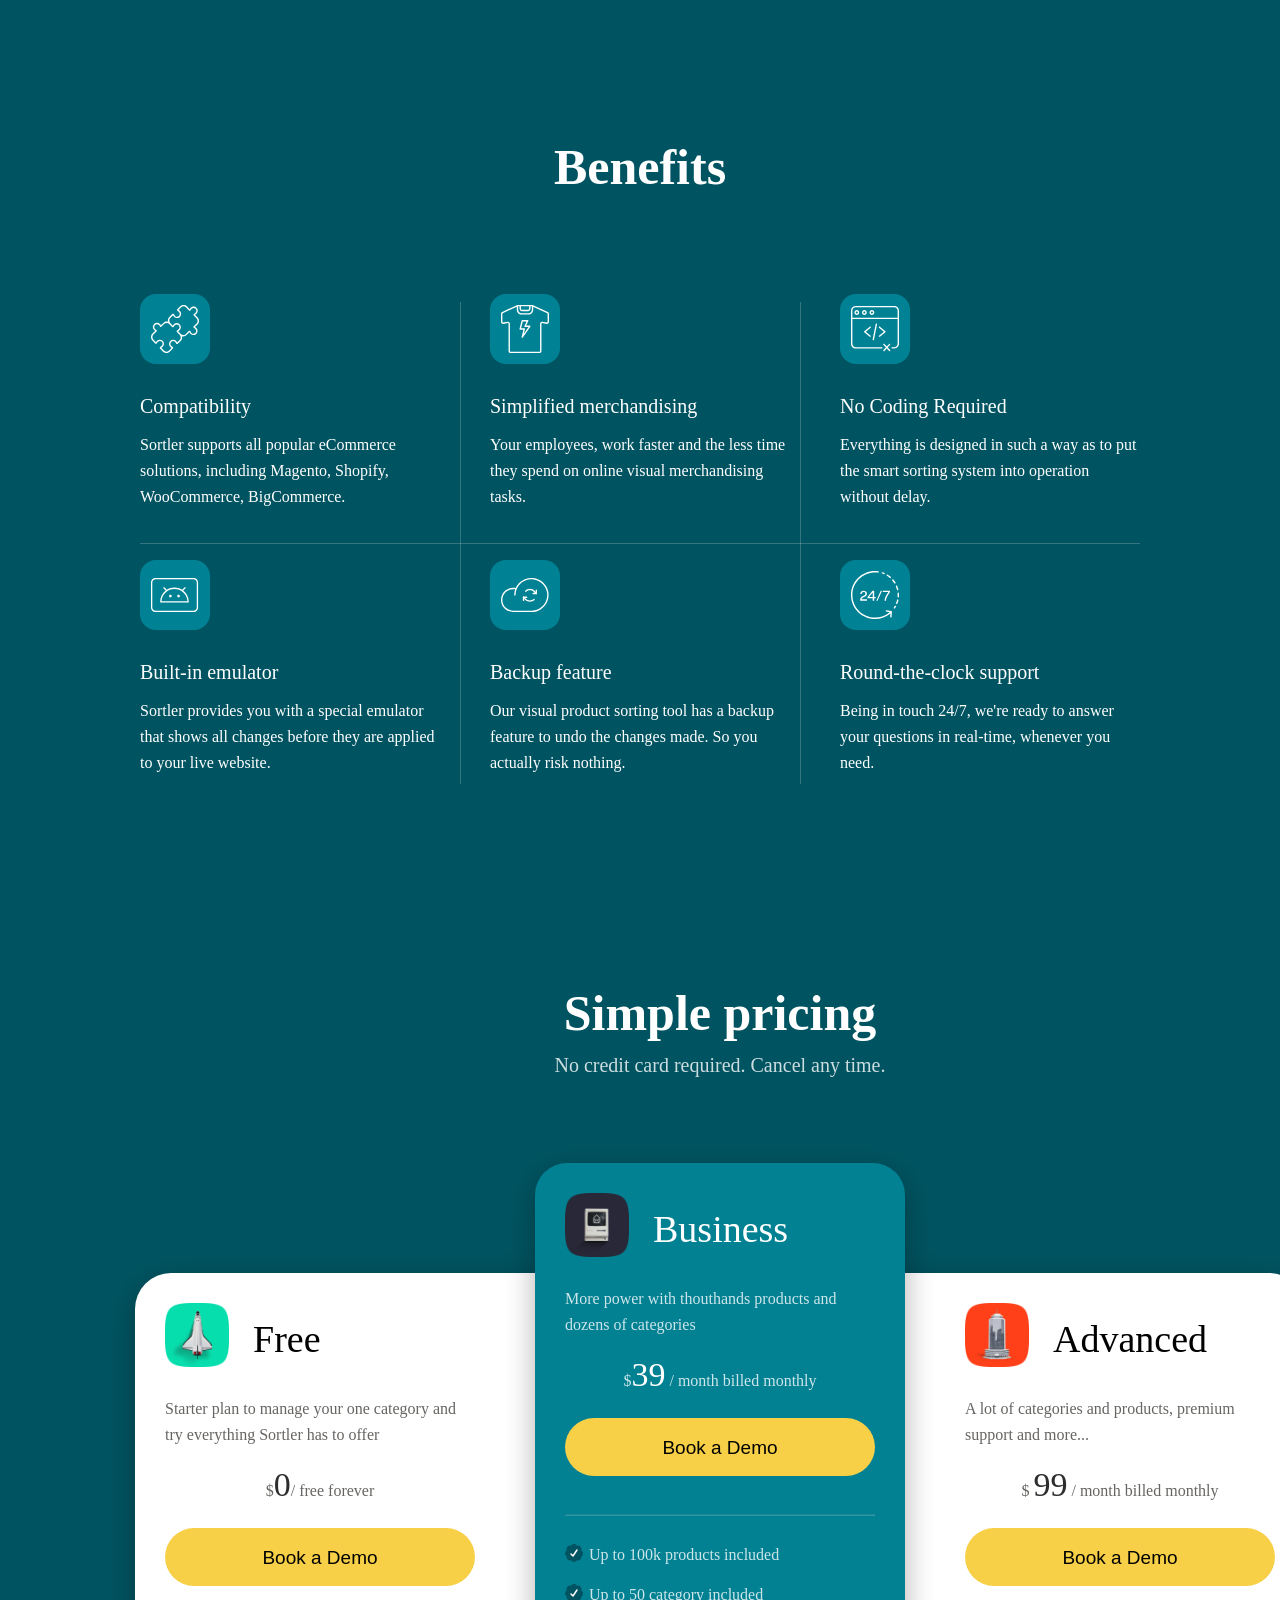
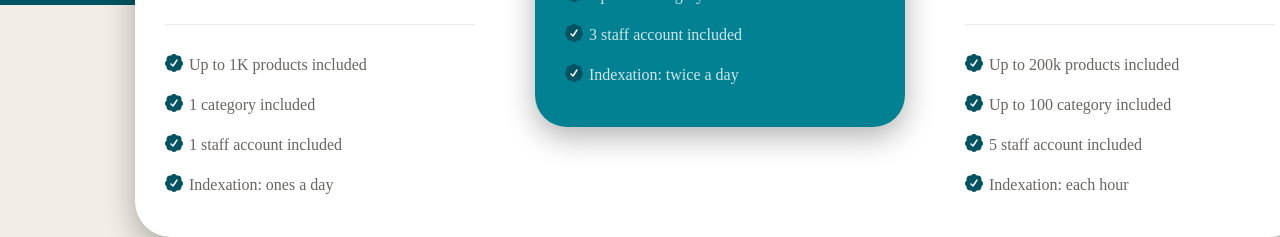
<file: new_layout.html>
<!doctype html>
<html lang="en">
  <head>
    <meta charset="UTF-8" />
    <meta name="viewport" content="width=device-width, initial-scale=1.0" />
    <title>Document</title>
    <link rel="stylesheet" href="asset\css\style.css" />
    <link rel="stylesheet" href="asset\css\reset.css" />
    <link rel="stylesheet" href="asset\css\a1.css" />
    <link rel="stylesheet" href="asset\css\a2.css" />
  </head>
  <body>
    <div id="a1" class="form_page">
      <h1>Benefits</h1>
      <div id="box-a1">
        <div class="mini_box">
          <div class="img-a" class="flex-center">
            <img src="asset\img\Union (Stroke).svg" alt="" />
          </div>
          <h2>Compatibility</h2>
          <p>
            Sortler supports all popular eCommerce solutions, including Magento,
            Shopify, WooCommerce, BigCommerce.
          </p>
        </div>
        <div class="mini_box">
          <div class="img-a flex-center" class="">
            <img src="asset\img\12.svg" alt="" />
          </div>
          <h2>Simplified merchandising</h2>
          <p>
            Your employees, work faster and the less time they spend on online
            visual merchandising tasks.
          </p>
        </div>
        <div class="mini_box">
          <div class="img-a" class="flex-center">
            <img src="asset\img\Group 378.svg" alt="" />
          </div>
          <h2>No Coding Required</h2>
          <p>
            Everything is designed in such a way as to put the smart sorting
            system into operation without delay.
          </p>
        </div>
        <div class="mini_box">
          <div class="img-a" class="flex-center">
            <img src="asset\img\Group 379.svg" alt="" />
          </div>
          <h2>Built-in emulator</h2>
          <p>
            Sortler provides you with a special emulator that shows all changes
            before they are applied to your live website.
          </p>
        </div>
        <div class="mini_box">
          <div class="img-a" class="flex-center">
            <img src="asset\img\Cloud.svg" alt="" />
          </div>
          <h2>Backup feature</h2>
          <p>
            Our visual product sorting tool has a backup feature to undo the
            changes made. So you actually risk nothing.
          </p>
        </div>
        <div class="mini_box" class="flex-center">
          <div class="img-a" class="flex-center">
            <img src="asset\img\icon.svg" alt="" />
          </div>
          <h2>Round-the-clock support</h2>
          <p>
            Being in touch 24/7, we're ready to answer your questions in
            real-time, whenever you need.
          </p>
        </div>
        <hr id="hr1" />
        <hr id="hr2" />
        <hr id="hr3" />
      </div>
    </div>
    <div id="a2" class="form_page">
      <div id="box-a2">
        <div id="text-ba2">
          <h1>Simple pricing</h1>
          <p>No credit card required. Cancel any time.</p>
        </div>
        <div id="BG">
          <div id="Free" class="FAB">
            <img src="asset\img\image 68 (1).svg" alt="" />
            <h1>Free</h1>
            <p>
              Starter plan to manage your one category and try everything
              Sortler has to offer
            </p>
            <p>$<span>0</span>/ free forever</p>
            <button>Book a Demo</button>
            <hr />
            <p>
              <img src="asset\img\Group 336.svg" alt="" /> Up to 1K products
              included
            </p>
            <p>
              <img src="asset\img\Group 336.svg" alt="" /> 1 category included
            </p>
            <p>
              <img src="asset\img\Group 336.svg" alt="" /> 1 staff account
              included
            </p>
            <p>
              <img src="asset\img\Group 336.svg" alt="" /> Indexation: ones a
              day
            </p>
          </div>
          <div id="Advanced" class="FAB">
            <img src="asset\img\image 68.svg" alt="asset\img\image 68.svg" />
            <h1>Business</h1>
            <p>More power with thouthands products and dozens of categories</p>
            <p>$<span>39</span> / month billed monthly</p>
            <button>Book a Demo</button>
            <hr />
            <p>
              <img src="asset\img\Group 336.svg" alt="" /> Up to 100k products
              included
            </p>
            <p>
              <img src="asset\img\Group 336.svg" alt="" /> Up to 50 category
              included
            </p>
            <p>
              <img src="asset\img\Group 336.svg" alt="" /> 3 staff account
              included
            </p>
            <p>
              <img src="asset\img\Group 336.svg" alt="" /> Indexation: twice a
              day
            </p>
          </div>
          <div id="Business" class="FAB">
            <img src="asset\img\image 68 (2).svg" alt="" />
            <h1>Advanced</h1>
            <p>A lot of categories and products, premium support and more...</p>
            <p>$ <span>99</span> / month billed monthly</p>
            <button>Book a Demo</button>
            <hr />
            <p>
              <img src="asset\img\Group 336.svg" alt="" /> Up to 200k products
              included
            </p>
            <p>
              <img src="asset\img\Group 336.svg" alt="" /> Up to 100 category
              included
            </p>
            <p>
              <img src="asset\img\Group 336.svg" alt="" /> 5 staff account
              included
            </p>
            <p>
              <img src="asset\img\Group 336.svg" alt="" /> Indexation: each hour
            </p>
          </div>
        </div>
      </div>
    </div>
  </body>
</html>
</file>
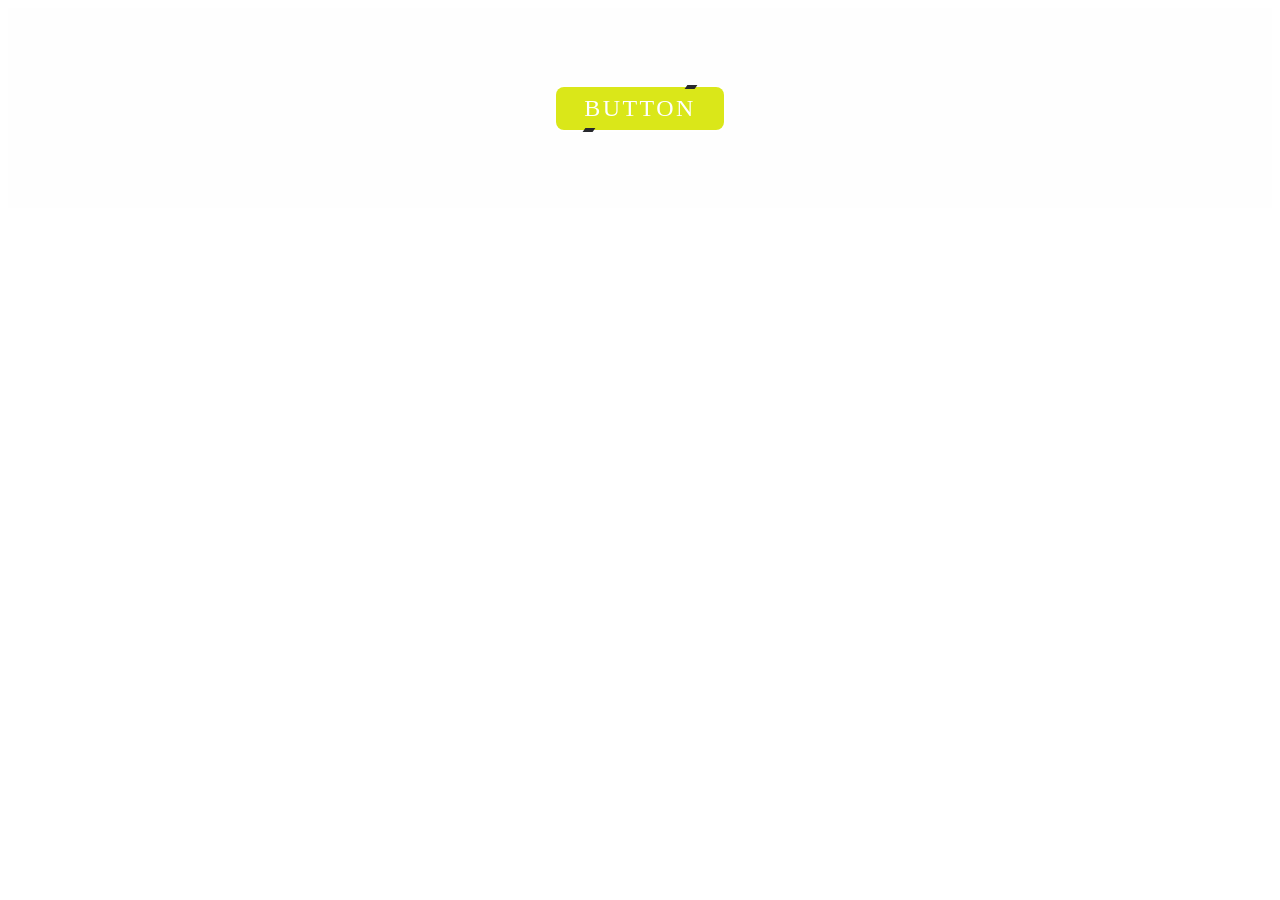
<file: button rotate two/button_rotate_two.html>
<!doctype html>
<html lang="en">
  <head>
    <meta charset="UTF-8" />
    <meta name="viewport" content="width=device-width, initial-scale=1.0" />
    <title>Naomizz</title>
    <link rel="stylesheet" href="button_rotate_two.css" />
  </head>
  <body>
    <div class="BR2_btn_box">
      <a href="#" class="BR2_btn">
        <span>button</span>
        <i></i>
      </a>
    </div>
  </body>
</html>
</file>
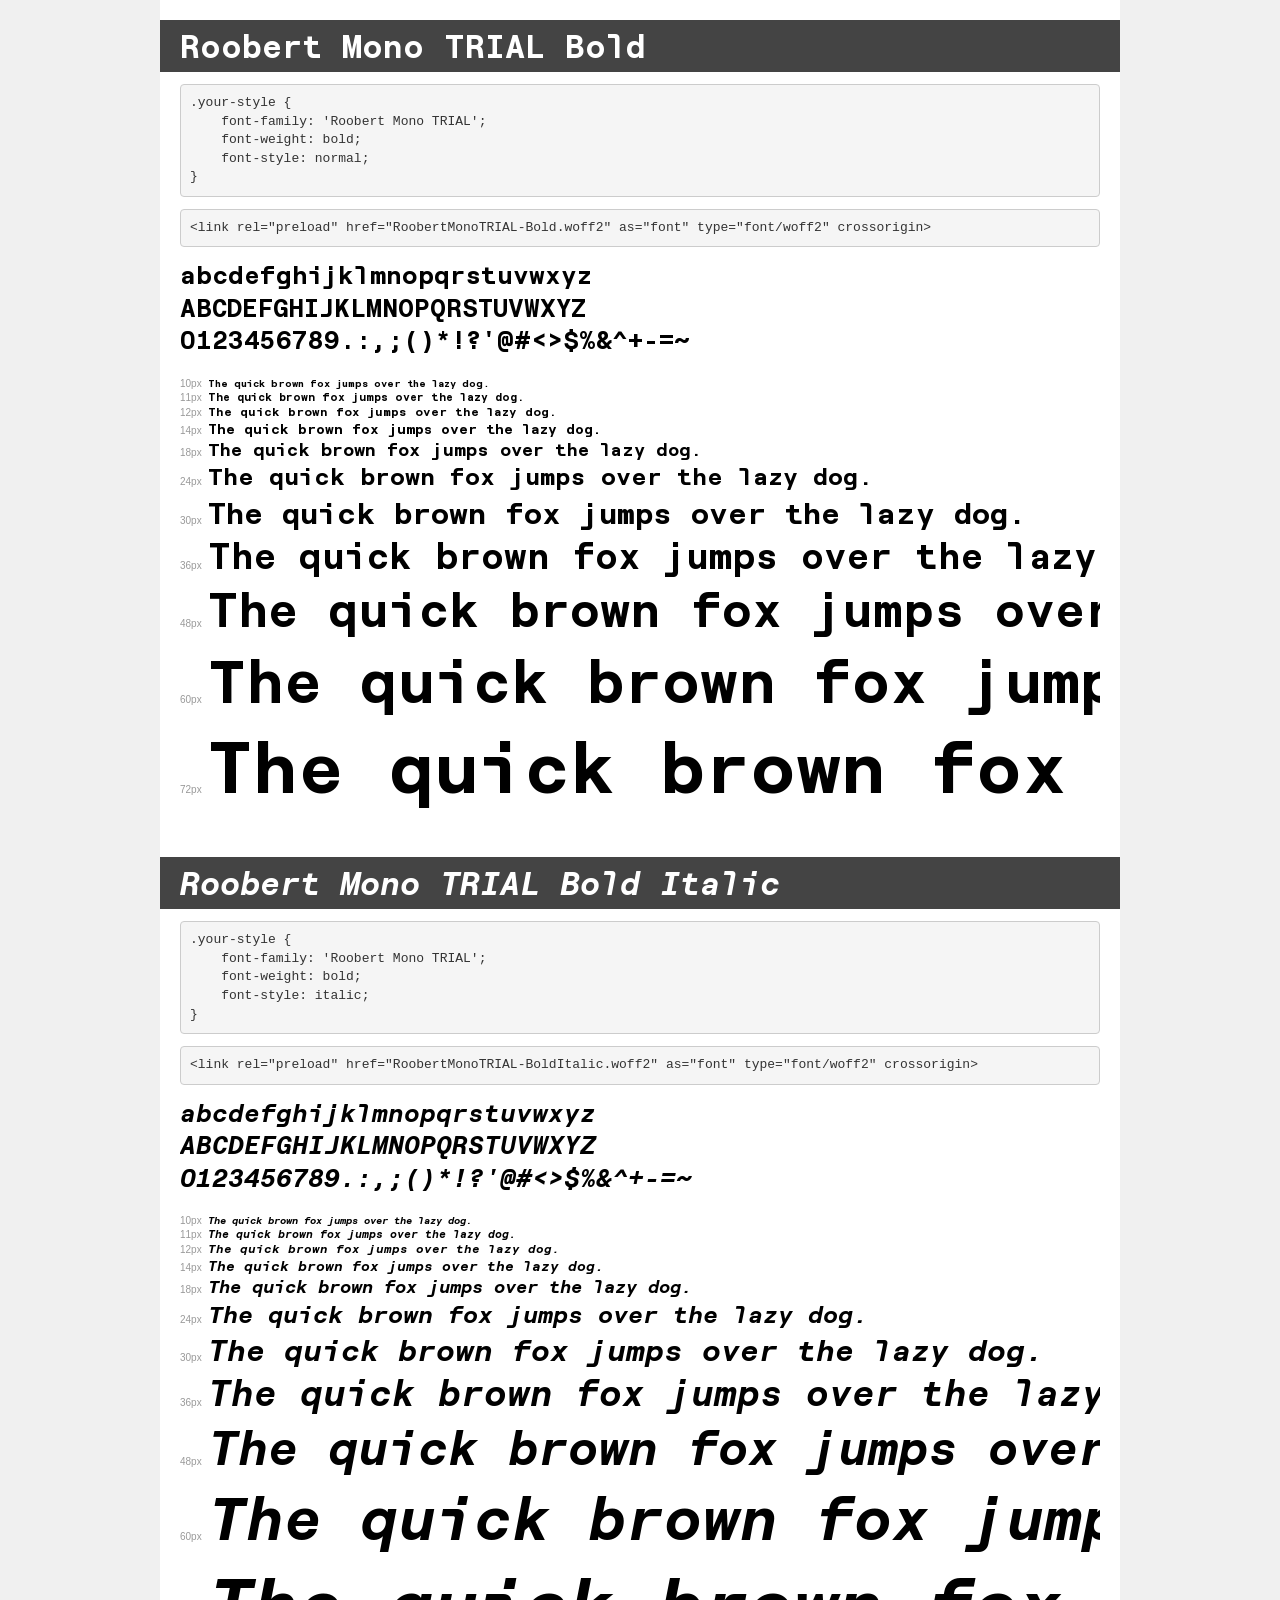
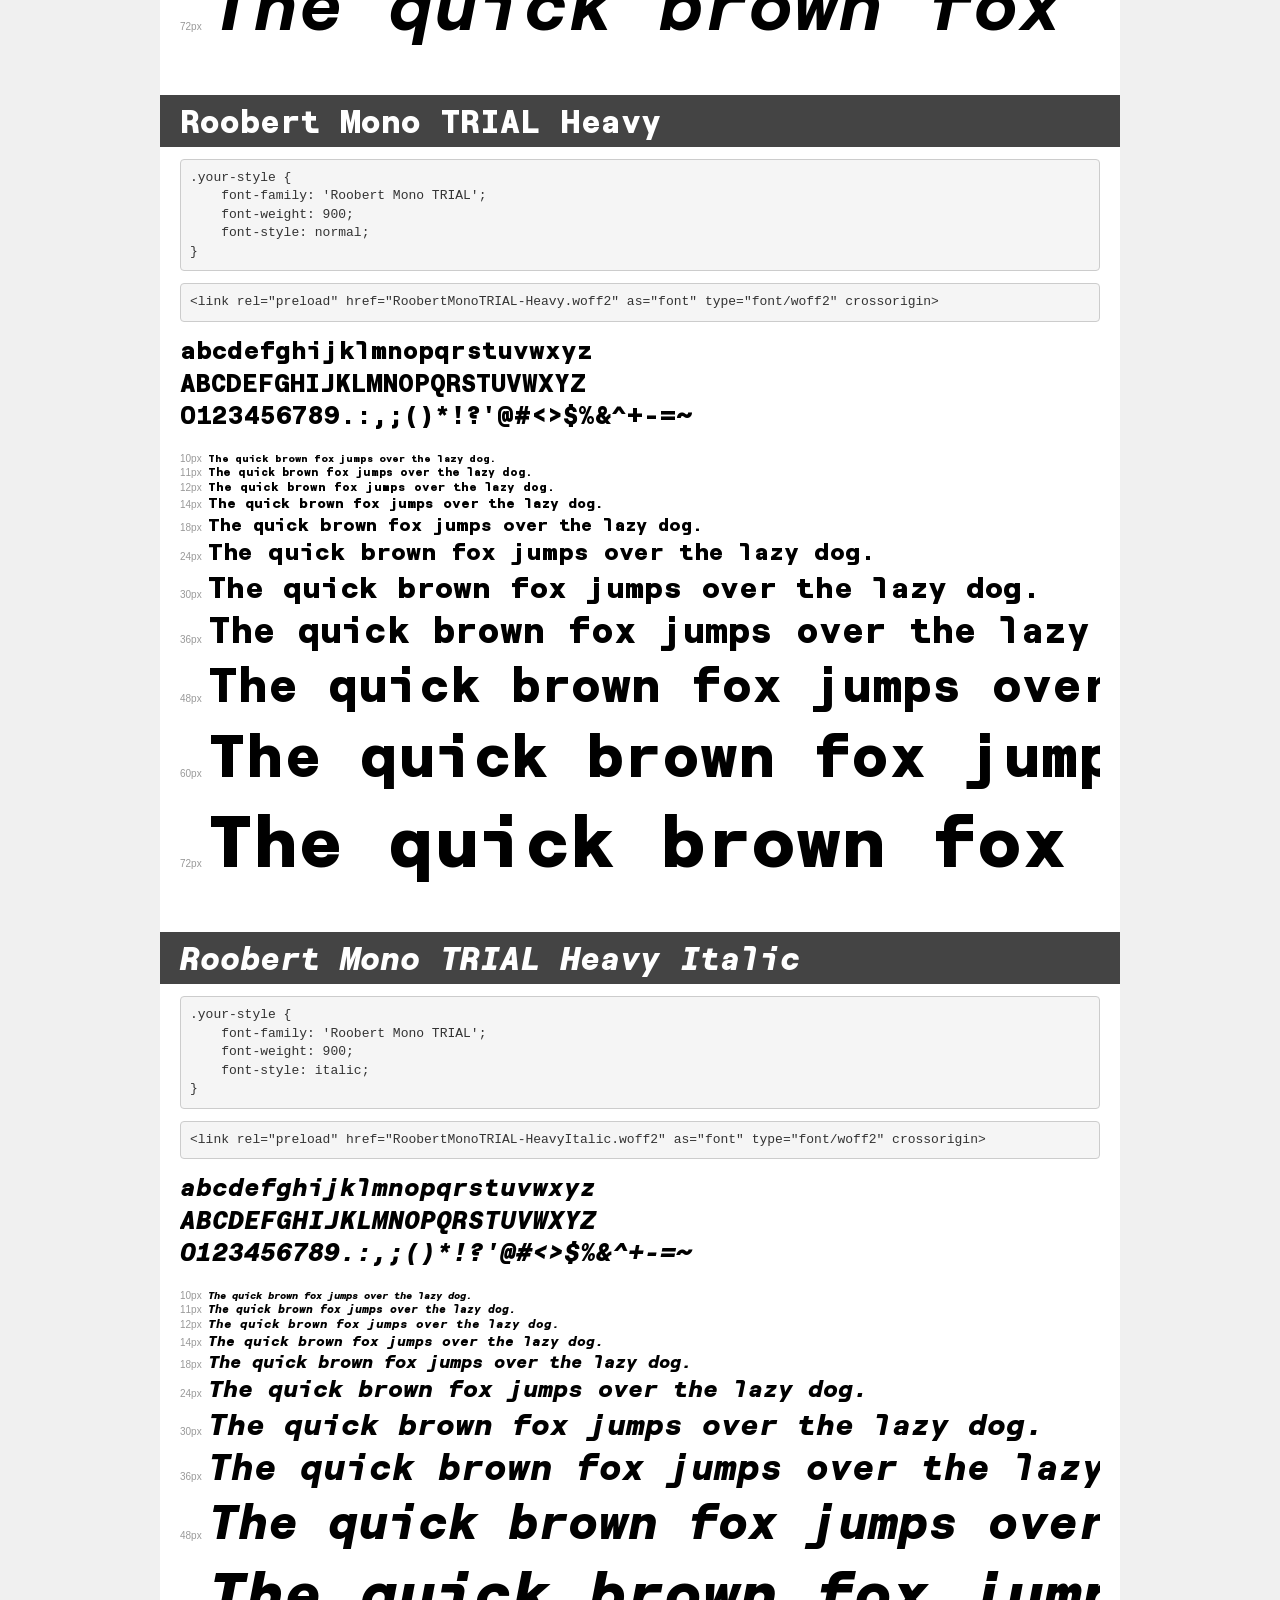
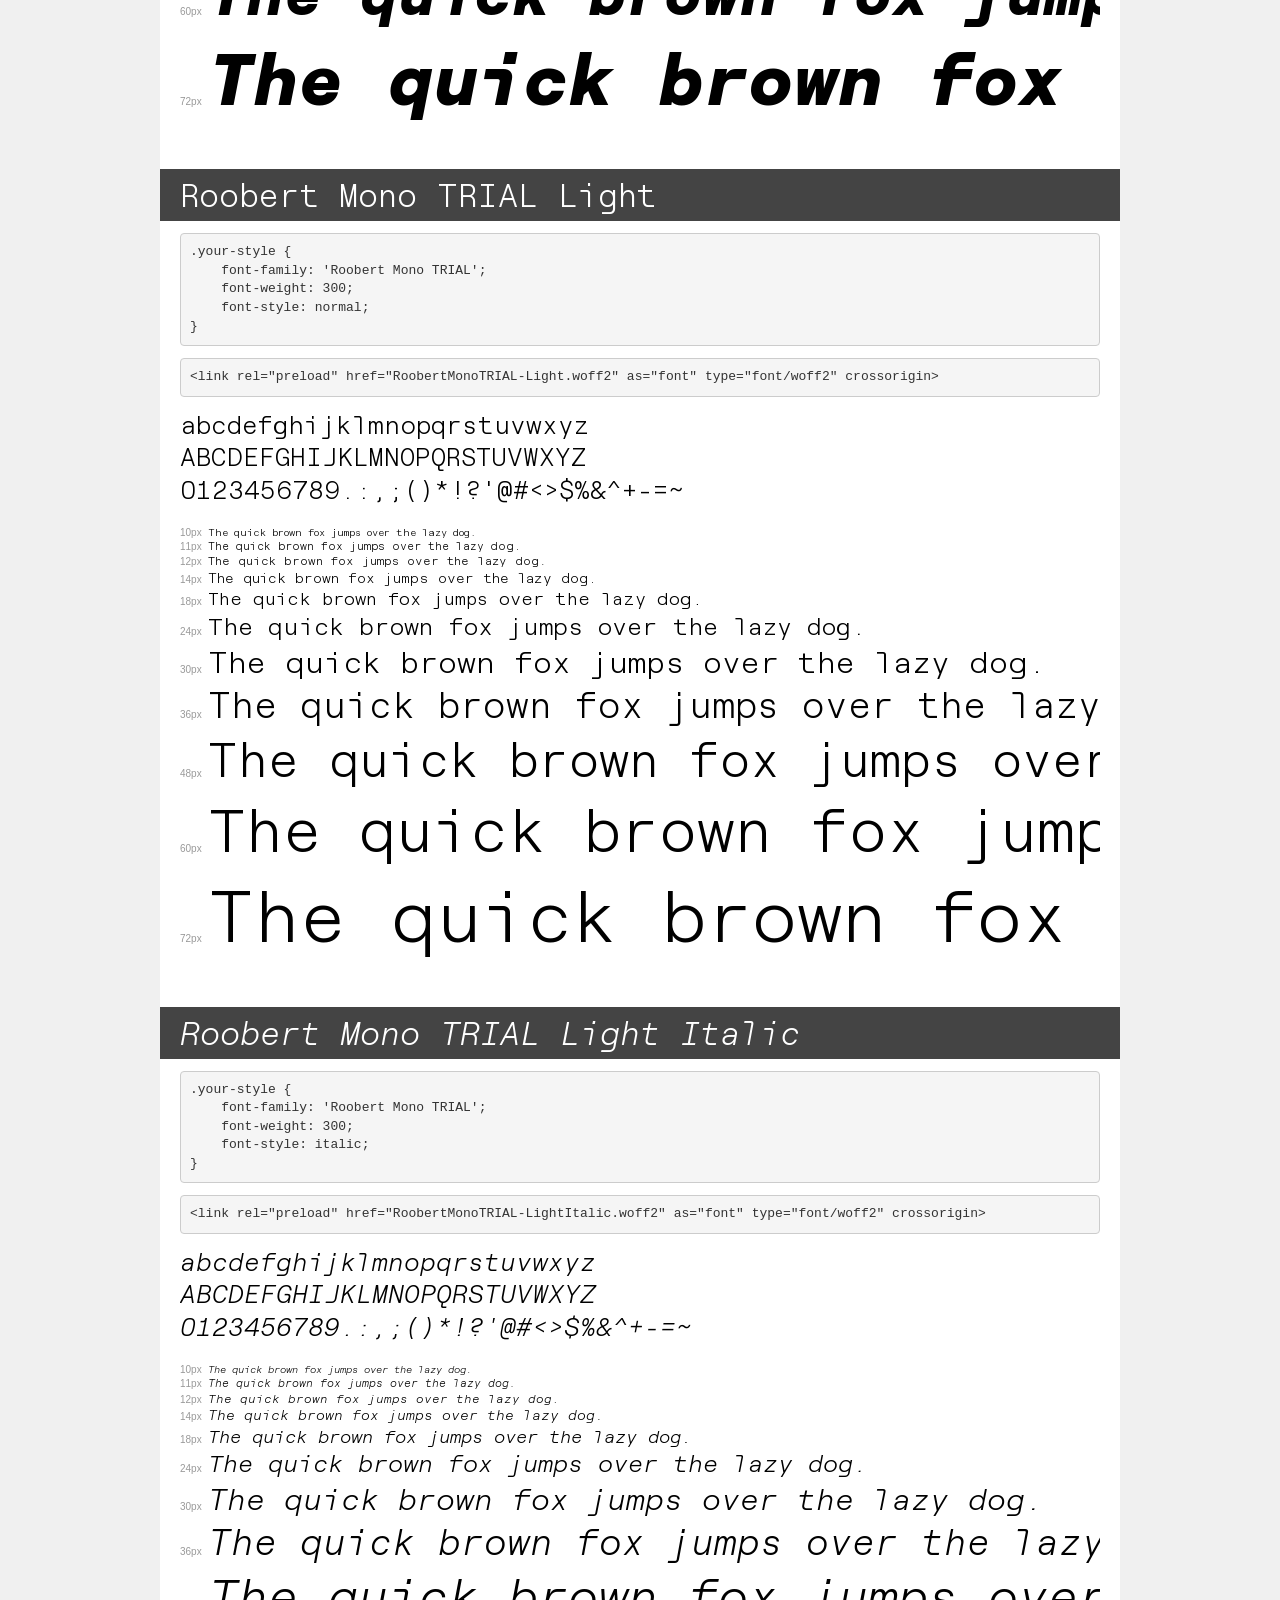
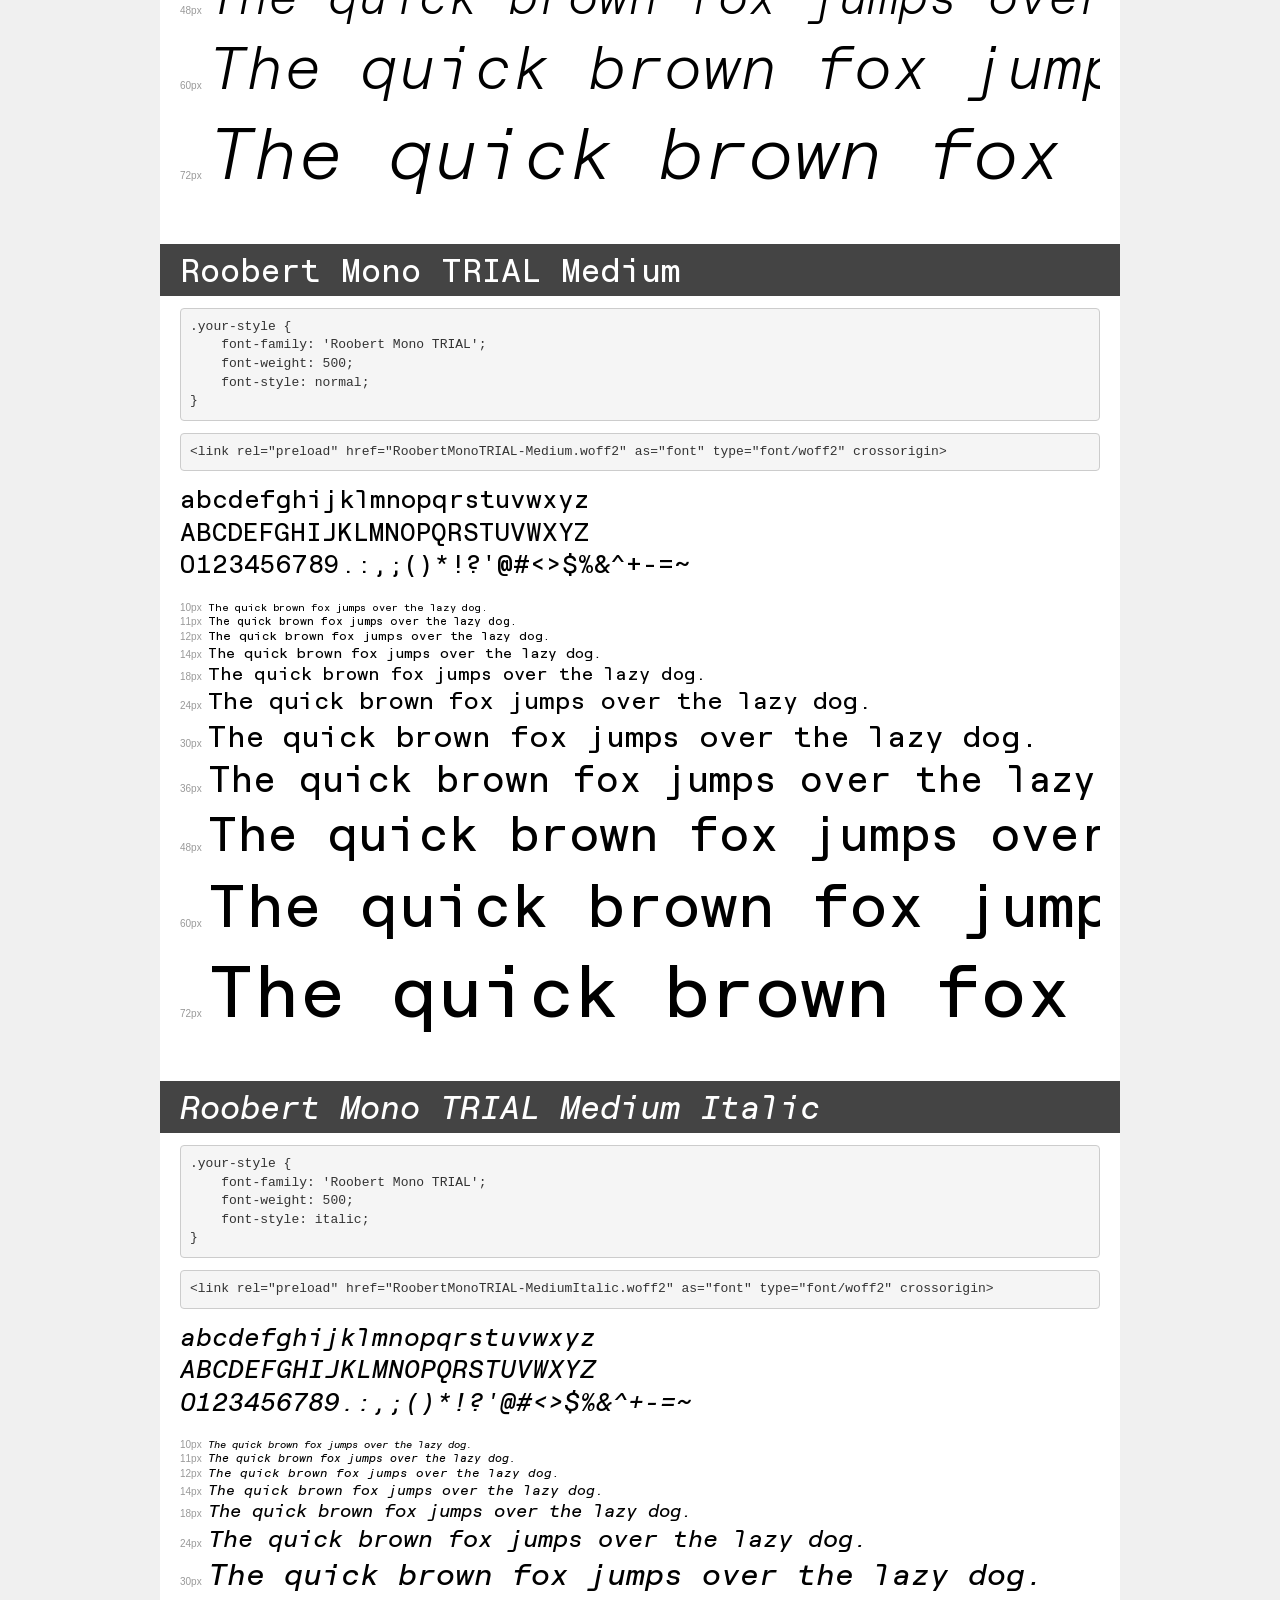
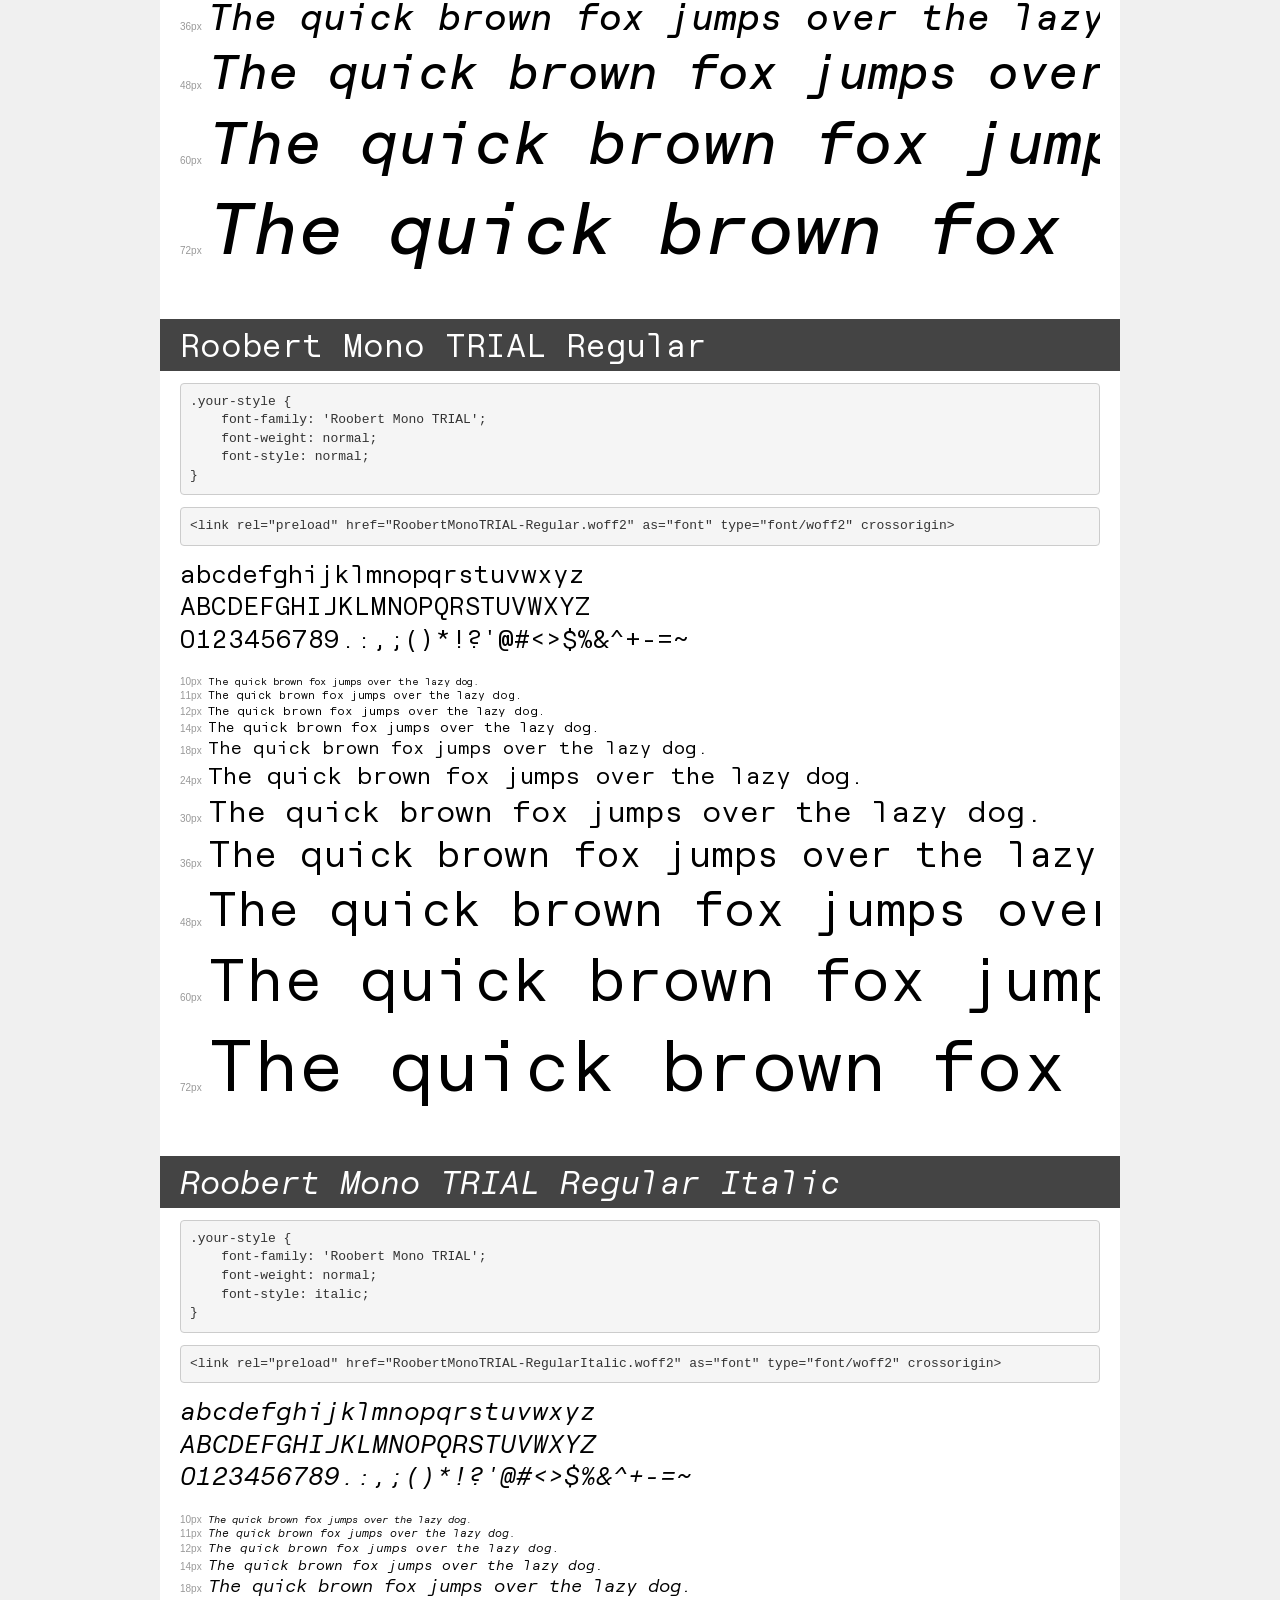
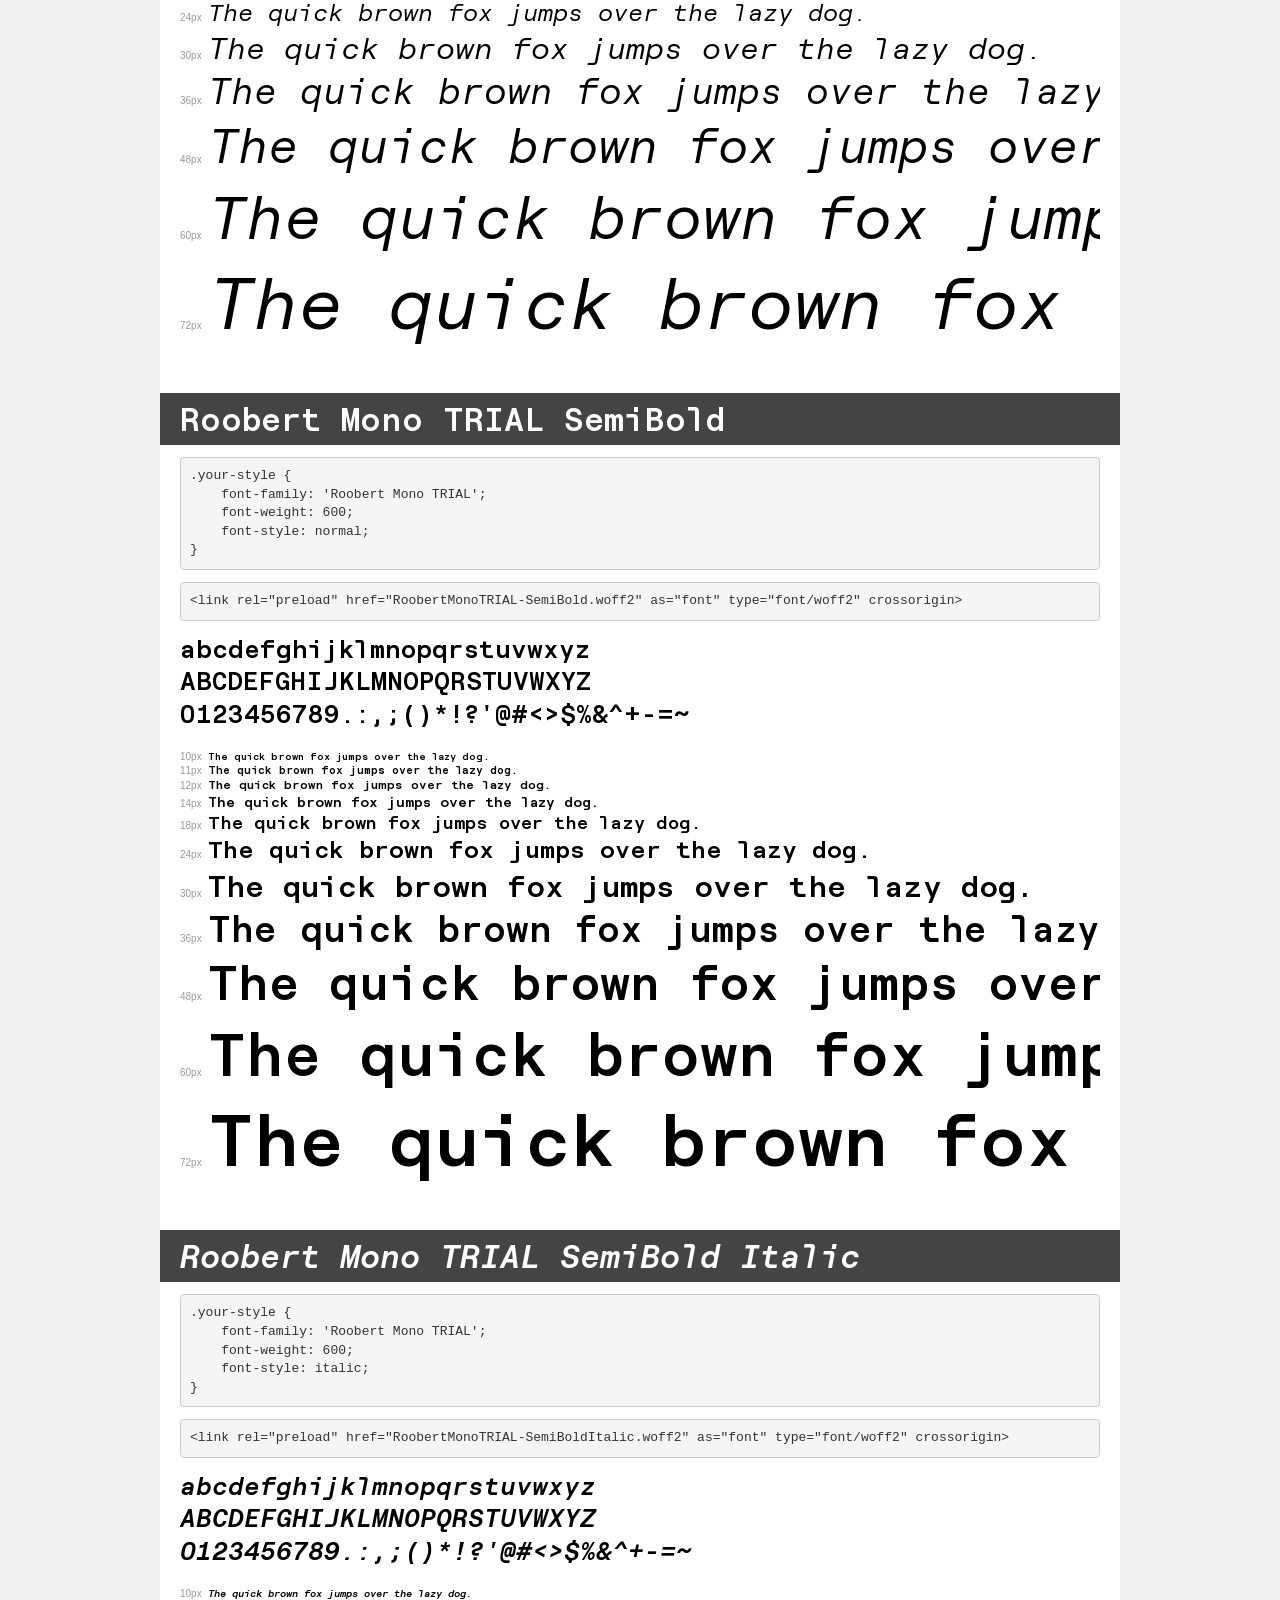
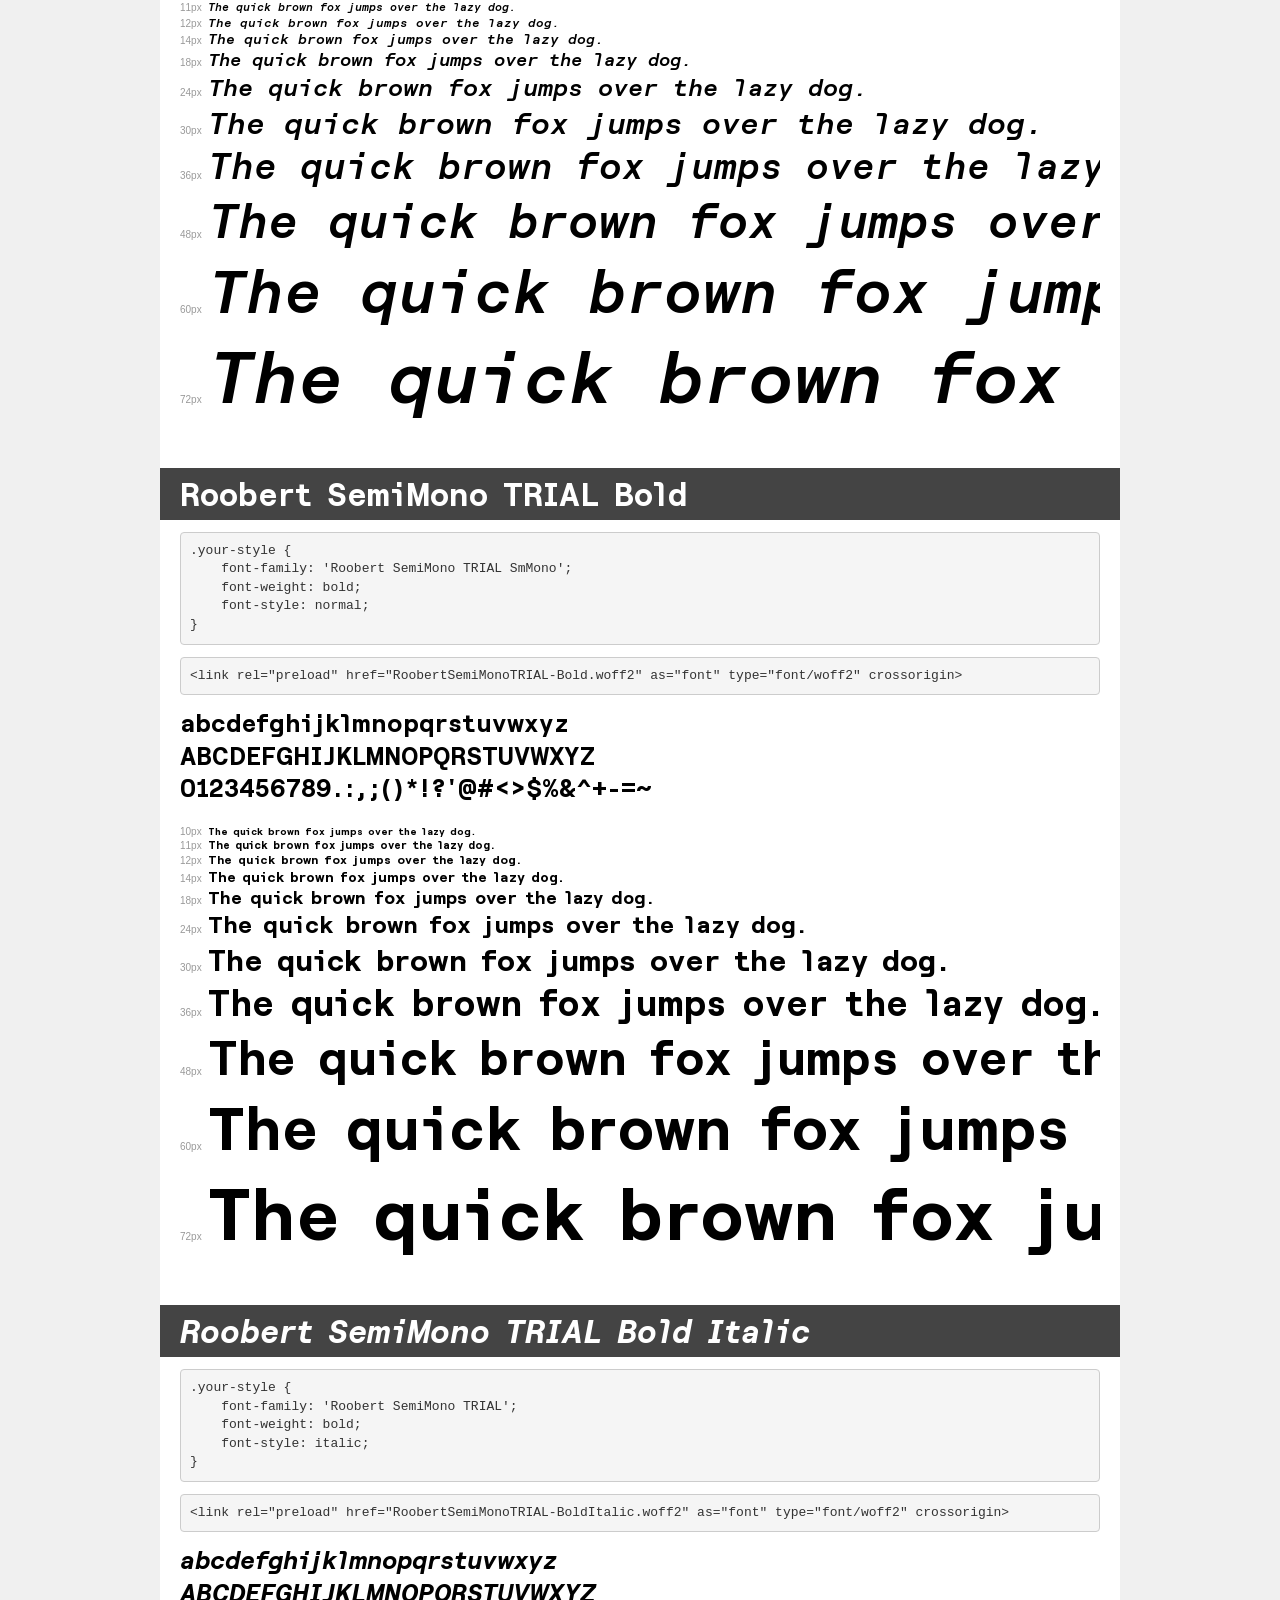
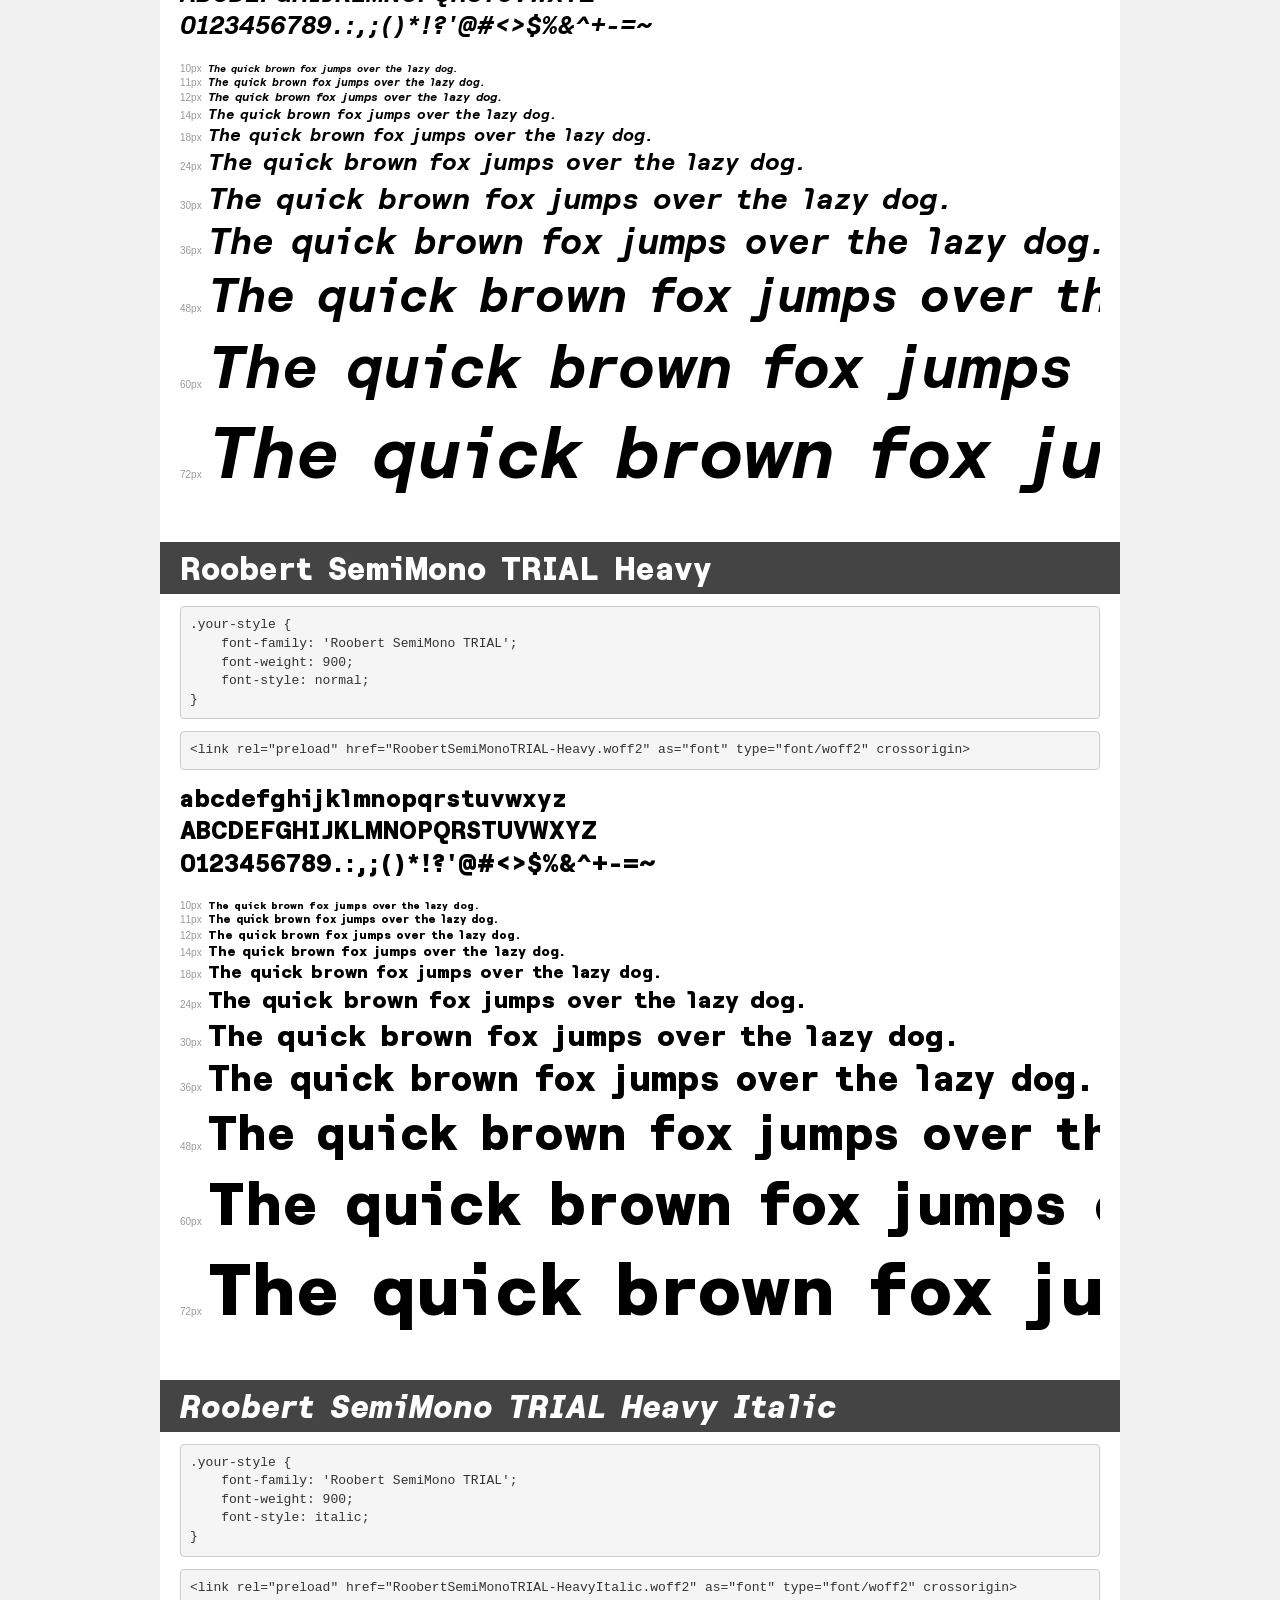
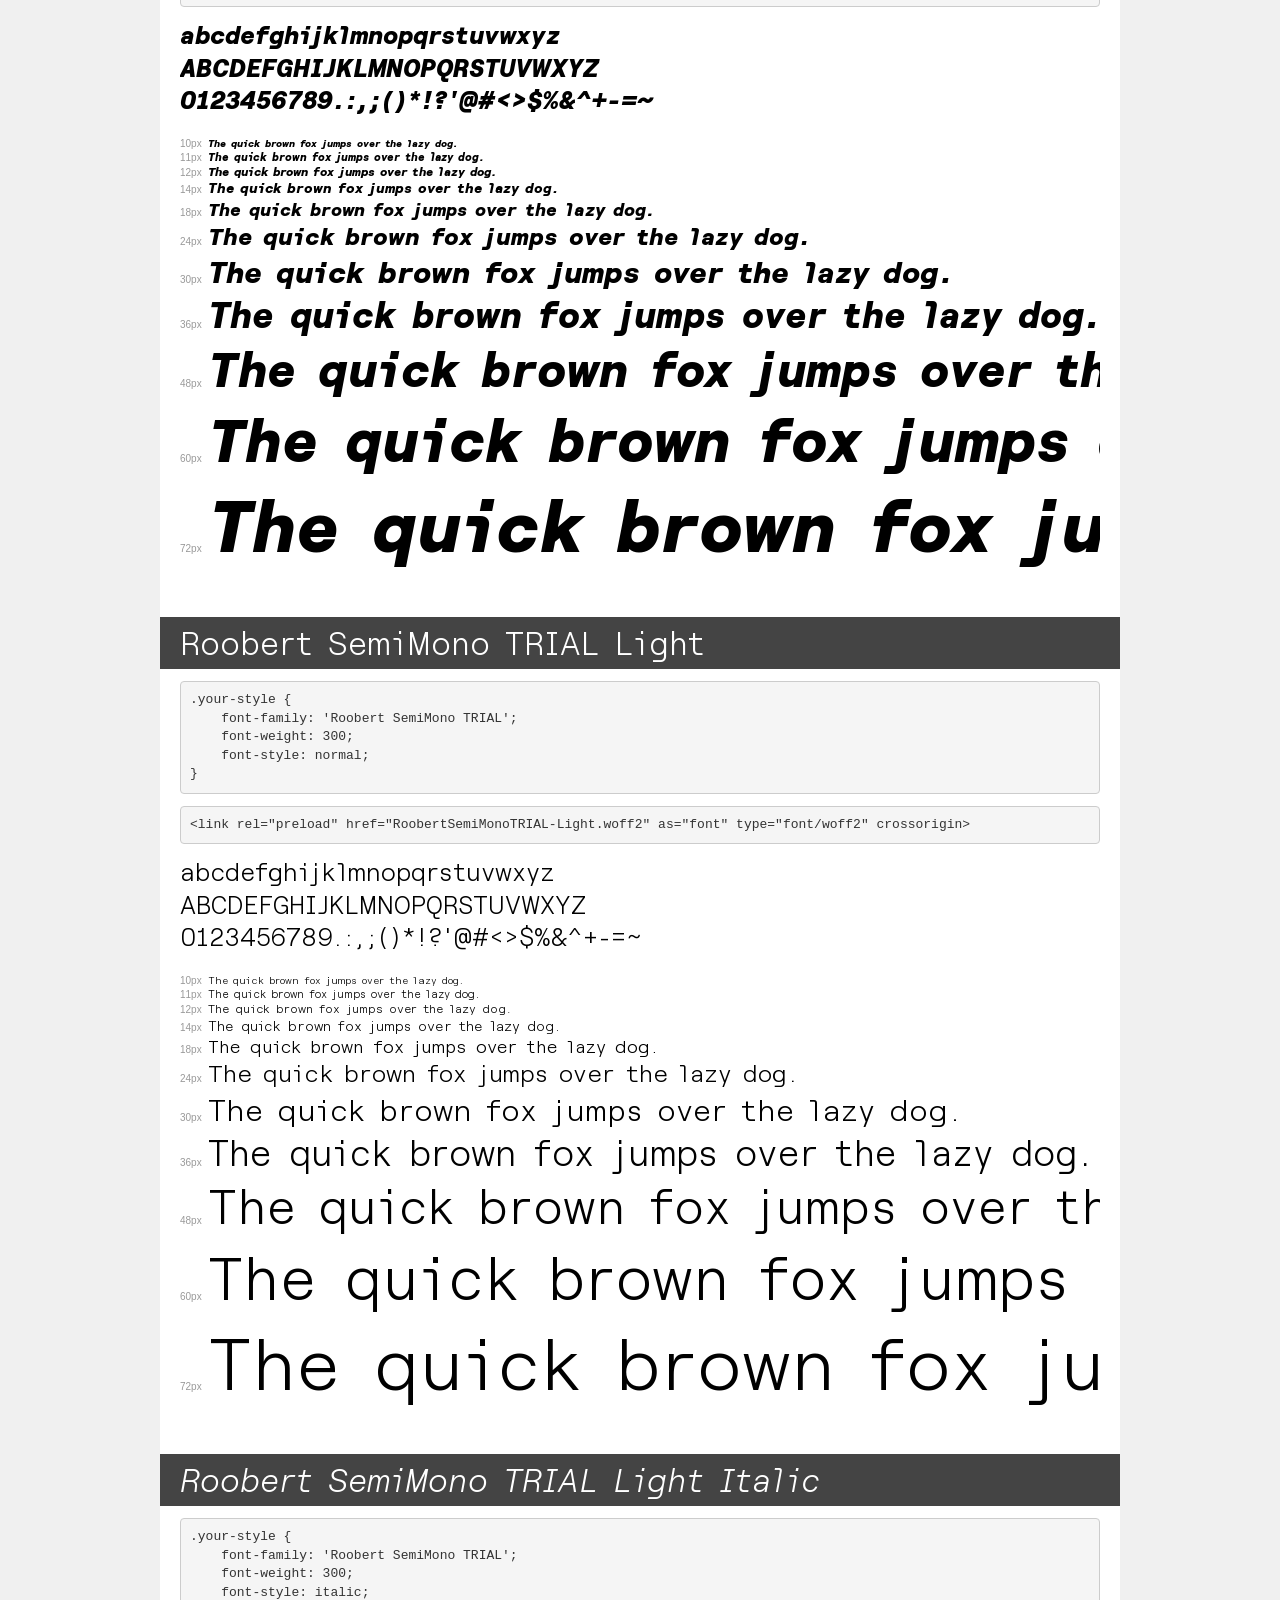
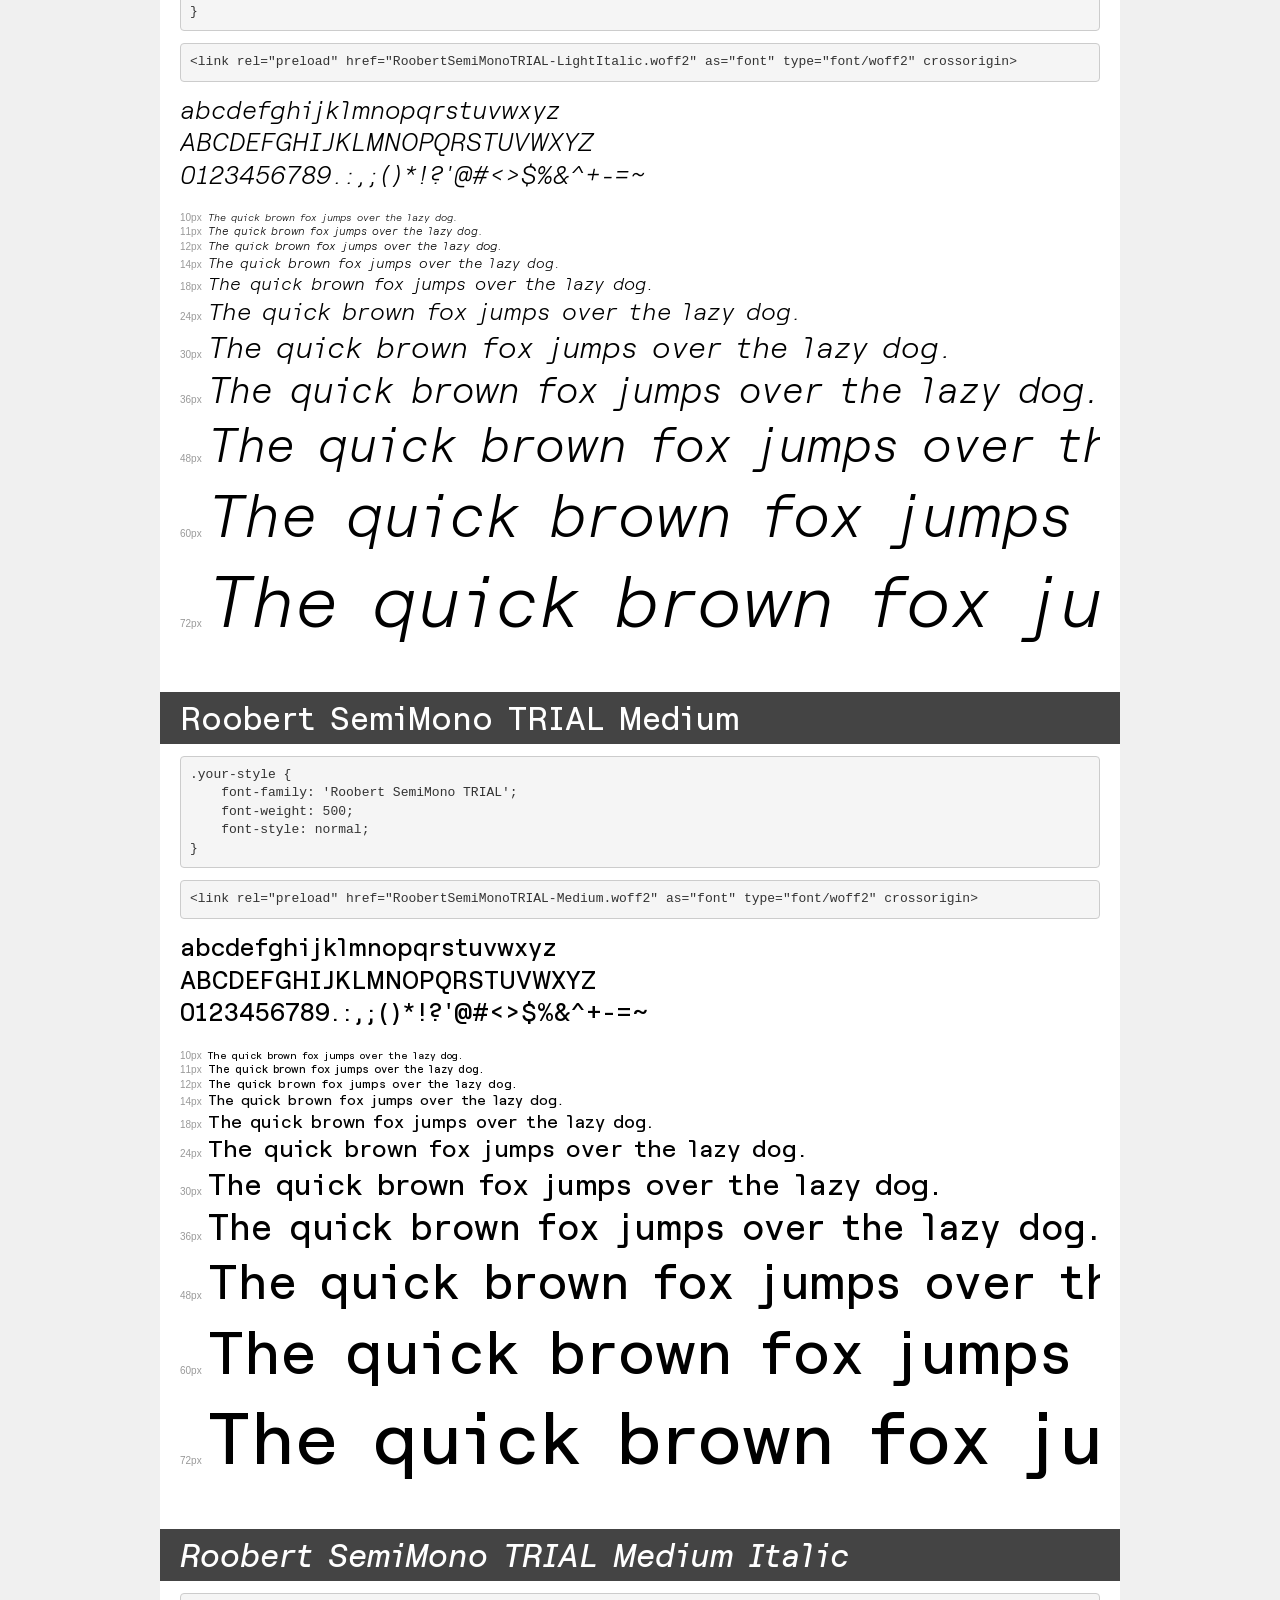
<file: asset/font/demo.html>
<!DOCTYPE html>
<html lang="en">
<head>
    <meta charset="utf-8">
    <meta http-equiv="X-UA-Compatible" content="IE=edge">
    <meta name="viewport" content="width=device-width, initial-scale=1">
    <meta name="robots" content="noindex, noarchive">
    <meta name="format-detection" content="telephone=no">
    <title>Transfonter demo</title>
    <link href="stylesheet.css" rel="stylesheet">
    <style>
        /*
        http://meyerweb.com/eric/tools/css/reset/
        v2.0 | 20110126
        License: none (public domain)
        */
        html, body, div, span, applet, object, iframe,
        h1, h2, h3, h4, h5, h6, p, blockquote, pre,
        a, abbr, acronym, address, big, cite, code,
        del, dfn, em, img, ins, kbd, q, s, samp,
        small, strike, strong, sub, sup, tt, var,
        b, u, i, center,
        dl, dt, dd, ol, ul, li,
        fieldset, form, label, legend,
        table, caption, tbody, tfoot, thead, tr, th, td,
        article, aside, canvas, details, embed,
        figure, figcaption, footer, header, hgroup,
        menu, nav, output, ruby, section, summary,
        time, mark, audio, video {
            margin: 0;
            padding: 0;
            border: 0;
            font-size: 100%;
            font: inherit;
            vertical-align: baseline;
        }
        /* HTML5 display-role reset for older browsers */
        article, aside, details, figcaption, figure,
        footer, header, hgroup, menu, nav, section {
            display: block;
        }
        body {
            line-height: 1;
        }
        ol, ul {
            list-style: none;
        }
        blockquote, q {
            quotes: none;
        }
        blockquote:before, blockquote:after,
        q:before, q:after {
            content: '';
            content: none;
        }
        table {
            border-collapse: collapse;
            border-spacing: 0;
        }
        /* demo styles */
        body {
            background: #f0f0f0;
            color: #000;
        }
        .page {
            background: #fff;
            width: 920px;
            margin: 0 auto;
            padding: 20px 20px 0 20px;
            overflow: hidden;
        }
        .font-container {
            overflow-x: auto;
            overflow-y: hidden;
            margin-bottom: 40px;
            line-height: 1.3;
            white-space: nowrap;
            padding-bottom: 5px;
        }
        h1 {
            position: relative;
            background: #444;
            font-size: 32px;
            color: #fff;
            padding: 10px 20px;
            margin: 0 -20px 12px -20px;
        }
        .letters {
            font-size: 25px;
            margin-bottom: 20px;
        }
        .s10:before {
            content: '10px';
        }
        .s11:before {
            content: '11px';
        }
        .s12:before {
            content: '12px';
        }
        .s14:before {
            content: '14px';
        }
        .s18:before {
            content: '18px';
        }
        .s24:before {
            content: '24px';
        }
        .s30:before {
            content: '30px';
        }
        .s36:before {
            content: '36px';
        }
        .s48:before {
            content: '48px';
        }
        .s60:before {
            content: '60px';
        }
        .s72:before {
            content: '72px';
        }
        .s10:before, .s11:before, .s12:before, .s14:before,
        .s18:before, .s24:before, .s30:before, .s36:before,
        .s48:before, .s60:before, .s72:before {
            font-family: Arial, sans-serif;
            font-size: 10px;
            font-weight: normal;
            font-style: normal;
            color: #999;
            padding-right: 6px;
        }
        pre {
            display: block;
            padding: 9px;
            margin: 0 0 12px;
            font-family: Monaco, Menlo, Consolas, "Courier New", monospace;
            font-size: 13px;
            line-height: 1.428571429;
            color: #333;
            font-weight: normal;
            font-style: normal;
            background-color: #f5f5f5;
            border: 1px solid #ccc;
            overflow-x: auto;
            border-radius: 4px;
        }
        /* responsive */
        @media (max-width: 959px) {
            .page {
                width: auto;
                margin: 0;
            }
        }
    </style>
</head>
<body>
<div class="page">
    <div class="demo">
        <h1 style="font-family: 'Roobert Mono TRIAL'; font-weight: bold; font-style: normal;">Roobert Mono TRIAL Bold</h1>
        <pre title="Usage">.your-style {
    font-family: 'Roobert Mono TRIAL';
    font-weight: bold;
    font-style: normal;
}</pre>
        <pre title="Preload (optional)">
&lt;link rel=&quot;preload&quot; href=&quot;RoobertMonoTRIAL-Bold.woff2&quot; as=&quot;font&quot; type=&quot;font/woff2&quot; crossorigin&gt;</pre>
        <div class="font-container" style="font-family: 'Roobert Mono TRIAL'; font-weight: bold; font-style: normal;">
            <p class="letters">
                abcdefghijklmnopqrstuvwxyz<br>
ABCDEFGHIJKLMNOPQRSTUVWXYZ<br>
                0123456789.:,;()*!?'@#&lt;&gt;$%&^+-=~
            </p>
            <p class="s10" style="font-size: 10px;">The quick brown fox jumps over the lazy dog.</p>
            <p class="s11" style="font-size: 11px;">The quick brown fox jumps over the lazy dog.</p>
            <p class="s12" style="font-size: 12px;">The quick brown fox jumps over the lazy dog.</p>
            <p class="s14" style="font-size: 14px;">The quick brown fox jumps over the lazy dog.</p>
            <p class="s18" style="font-size: 18px;">The quick brown fox jumps over the lazy dog.</p>
            <p class="s24" style="font-size: 24px;">The quick brown fox jumps over the lazy dog.</p>
            <p class="s30" style="font-size: 30px;">The quick brown fox jumps over the lazy dog.</p>
            <p class="s36" style="font-size: 36px;">The quick brown fox jumps over the lazy dog.</p>
            <p class="s48" style="font-size: 48px;">The quick brown fox jumps over the lazy dog.</p>
            <p class="s60" style="font-size: 60px;">The quick brown fox jumps over the lazy dog.</p>
            <p class="s72" style="font-size: 72px;">The quick brown fox jumps over the lazy dog.</p>
        </div>
    </div>

    <div class="demo">
        <h1 style="font-family: 'Roobert Mono TRIAL'; font-weight: bold; font-style: italic;">Roobert Mono TRIAL Bold Italic</h1>
        <pre title="Usage">.your-style {
    font-family: 'Roobert Mono TRIAL';
    font-weight: bold;
    font-style: italic;
}</pre>
        <pre title="Preload (optional)">
&lt;link rel=&quot;preload&quot; href=&quot;RoobertMonoTRIAL-BoldItalic.woff2&quot; as=&quot;font&quot; type=&quot;font/woff2&quot; crossorigin&gt;</pre>
        <div class="font-container" style="font-family: 'Roobert Mono TRIAL'; font-weight: bold; font-style: italic;">
            <p class="letters">
                abcdefghijklmnopqrstuvwxyz<br>
ABCDEFGHIJKLMNOPQRSTUVWXYZ<br>
                0123456789.:,;()*!?'@#&lt;&gt;$%&^+-=~
            </p>
            <p class="s10" style="font-size: 10px;">The quick brown fox jumps over the lazy dog.</p>
            <p class="s11" style="font-size: 11px;">The quick brown fox jumps over the lazy dog.</p>
            <p class="s12" style="font-size: 12px;">The quick brown fox jumps over the lazy dog.</p>
            <p class="s14" style="font-size: 14px;">The quick brown fox jumps over the lazy dog.</p>
            <p class="s18" style="font-size: 18px;">The quick brown fox jumps over the lazy dog.</p>
            <p class="s24" style="font-size: 24px;">The quick brown fox jumps over the lazy dog.</p>
            <p class="s30" style="font-size: 30px;">The quick brown fox jumps over the lazy dog.</p>
            <p class="s36" style="font-size: 36px;">The quick brown fox jumps over the lazy dog.</p>
            <p class="s48" style="font-size: 48px;">The quick brown fox jumps over the lazy dog.</p>
            <p class="s60" style="font-size: 60px;">The quick brown fox jumps over the lazy dog.</p>
            <p class="s72" style="font-size: 72px;">The quick brown fox jumps over the lazy dog.</p>
        </div>
    </div>

    <div class="demo">
        <h1 style="font-family: 'Roobert Mono TRIAL'; font-weight: 900; font-style: normal;">Roobert Mono TRIAL Heavy</h1>
        <pre title="Usage">.your-style {
    font-family: 'Roobert Mono TRIAL';
    font-weight: 900;
    font-style: normal;
}</pre>
        <pre title="Preload (optional)">
&lt;link rel=&quot;preload&quot; href=&quot;RoobertMonoTRIAL-Heavy.woff2&quot; as=&quot;font&quot; type=&quot;font/woff2&quot; crossorigin&gt;</pre>
        <div class="font-container" style="font-family: 'Roobert Mono TRIAL'; font-weight: 900; font-style: normal;">
            <p class="letters">
                abcdefghijklmnopqrstuvwxyz<br>
ABCDEFGHIJKLMNOPQRSTUVWXYZ<br>
                0123456789.:,;()*!?'@#&lt;&gt;$%&^+-=~
            </p>
            <p class="s10" style="font-size: 10px;">The quick brown fox jumps over the lazy dog.</p>
            <p class="s11" style="font-size: 11px;">The quick brown fox jumps over the lazy dog.</p>
            <p class="s12" style="font-size: 12px;">The quick brown fox jumps over the lazy dog.</p>
            <p class="s14" style="font-size: 14px;">The quick brown fox jumps over the lazy dog.</p>
            <p class="s18" style="font-size: 18px;">The quick brown fox jumps over the lazy dog.</p>
            <p class="s24" style="font-size: 24px;">The quick brown fox jumps over the lazy dog.</p>
            <p class="s30" style="font-size: 30px;">The quick brown fox jumps over the lazy dog.</p>
            <p class="s36" style="font-size: 36px;">The quick brown fox jumps over the lazy dog.</p>
            <p class="s48" style="font-size: 48px;">The quick brown fox jumps over the lazy dog.</p>
            <p class="s60" style="font-size: 60px;">The quick brown fox jumps over the lazy dog.</p>
            <p class="s72" style="font-size: 72px;">The quick brown fox jumps over the lazy dog.</p>
        </div>
    </div>

    <div class="demo">
        <h1 style="font-family: 'Roobert Mono TRIAL'; font-weight: 900; font-style: italic;">Roobert Mono TRIAL Heavy Italic</h1>
        <pre title="Usage">.your-style {
    font-family: 'Roobert Mono TRIAL';
    font-weight: 900;
    font-style: italic;
}</pre>
        <pre title="Preload (optional)">
&lt;link rel=&quot;preload&quot; href=&quot;RoobertMonoTRIAL-HeavyItalic.woff2&quot; as=&quot;font&quot; type=&quot;font/woff2&quot; crossorigin&gt;</pre>
        <div class="font-container" style="font-family: 'Roobert Mono TRIAL'; font-weight: 900; font-style: italic;">
            <p class="letters">
                abcdefghijklmnopqrstuvwxyz<br>
ABCDEFGHIJKLMNOPQRSTUVWXYZ<br>
                0123456789.:,;()*!?'@#&lt;&gt;$%&^+-=~
            </p>
            <p class="s10" style="font-size: 10px;">The quick brown fox jumps over the lazy dog.</p>
            <p class="s11" style="font-size: 11px;">The quick brown fox jumps over the lazy dog.</p>
            <p class="s12" style="font-size: 12px;">The quick brown fox jumps over the lazy dog.</p>
            <p class="s14" style="font-size: 14px;">The quick brown fox jumps over the lazy dog.</p>
            <p class="s18" style="font-size: 18px;">The quick brown fox jumps over the lazy dog.</p>
            <p class="s24" style="font-size: 24px;">The quick brown fox jumps over the lazy dog.</p>
            <p class="s30" style="font-size: 30px;">The quick brown fox jumps over the lazy dog.</p>
            <p class="s36" style="font-size: 36px;">The quick brown fox jumps over the lazy dog.</p>
            <p class="s48" style="font-size: 48px;">The quick brown fox jumps over the lazy dog.</p>
            <p class="s60" style="font-size: 60px;">The quick brown fox jumps over the lazy dog.</p>
            <p class="s72" style="font-size: 72px;">The quick brown fox jumps over the lazy dog.</p>
        </div>
    </div>

    <div class="demo">
        <h1 style="font-family: 'Roobert Mono TRIAL'; font-weight: 300; font-style: normal;">Roobert Mono TRIAL Light</h1>
        <pre title="Usage">.your-style {
    font-family: 'Roobert Mono TRIAL';
    font-weight: 300;
    font-style: normal;
}</pre>
        <pre title="Preload (optional)">
&lt;link rel=&quot;preload&quot; href=&quot;RoobertMonoTRIAL-Light.woff2&quot; as=&quot;font&quot; type=&quot;font/woff2&quot; crossorigin&gt;</pre>
        <div class="font-container" style="font-family: 'Roobert Mono TRIAL'; font-weight: 300; font-style: normal;">
            <p class="letters">
                abcdefghijklmnopqrstuvwxyz<br>
ABCDEFGHIJKLMNOPQRSTUVWXYZ<br>
                0123456789.:,;()*!?'@#&lt;&gt;$%&^+-=~
            </p>
            <p class="s10" style="font-size: 10px;">The quick brown fox jumps over the lazy dog.</p>
            <p class="s11" style="font-size: 11px;">The quick brown fox jumps over the lazy dog.</p>
            <p class="s12" style="font-size: 12px;">The quick brown fox jumps over the lazy dog.</p>
            <p class="s14" style="font-size: 14px;">The quick brown fox jumps over the lazy dog.</p>
            <p class="s18" style="font-size: 18px;">The quick brown fox jumps over the lazy dog.</p>
            <p class="s24" style="font-size: 24px;">The quick brown fox jumps over the lazy dog.</p>
            <p class="s30" style="font-size: 30px;">The quick brown fox jumps over the lazy dog.</p>
            <p class="s36" style="font-size: 36px;">The quick brown fox jumps over the lazy dog.</p>
            <p class="s48" style="font-size: 48px;">The quick brown fox jumps over the lazy dog.</p>
            <p class="s60" style="font-size: 60px;">The quick brown fox jumps over the lazy dog.</p>
            <p class="s72" style="font-size: 72px;">The quick brown fox jumps over the lazy dog.</p>
        </div>
    </div>

    <div class="demo">
        <h1 style="font-family: 'Roobert Mono TRIAL'; font-weight: 300; font-style: italic;">Roobert Mono TRIAL Light Italic</h1>
        <pre title="Usage">.your-style {
    font-family: 'Roobert Mono TRIAL';
    font-weight: 300;
    font-style: italic;
}</pre>
        <pre title="Preload (optional)">
&lt;link rel=&quot;preload&quot; href=&quot;RoobertMonoTRIAL-LightItalic.woff2&quot; as=&quot;font&quot; type=&quot;font/woff2&quot; crossorigin&gt;</pre>
        <div class="font-container" style="font-family: 'Roobert Mono TRIAL'; font-weight: 300; font-style: italic;">
            <p class="letters">
                abcdefghijklmnopqrstuvwxyz<br>
ABCDEFGHIJKLMNOPQRSTUVWXYZ<br>
                0123456789.:,;()*!?'@#&lt;&gt;$%&^+-=~
            </p>
            <p class="s10" style="font-size: 10px;">The quick brown fox jumps over the lazy dog.</p>
            <p class="s11" style="font-size: 11px;">The quick brown fox jumps over the lazy dog.</p>
            <p class="s12" style="font-size: 12px;">The quick brown fox jumps over the lazy dog.</p>
            <p class="s14" style="font-size: 14px;">The quick brown fox jumps over the lazy dog.</p>
            <p class="s18" style="font-size: 18px;">The quick brown fox jumps over the lazy dog.</p>
            <p class="s24" style="font-size: 24px;">The quick brown fox jumps over the lazy dog.</p>
            <p class="s30" style="font-size: 30px;">The quick brown fox jumps over the lazy dog.</p>
            <p class="s36" style="font-size: 36px;">The quick brown fox jumps over the lazy dog.</p>
            <p class="s48" style="font-size: 48px;">The quick brown fox jumps over the lazy dog.</p>
            <p class="s60" style="font-size: 60px;">The quick brown fox jumps over the lazy dog.</p>
            <p class="s72" style="font-size: 72px;">The quick brown fox jumps over the lazy dog.</p>
        </div>
    </div>

    <div class="demo">
        <h1 style="font-family: 'Roobert Mono TRIAL'; font-weight: 500; font-style: normal;">Roobert Mono TRIAL Medium</h1>
        <pre title="Usage">.your-style {
    font-family: 'Roobert Mono TRIAL';
    font-weight: 500;
    font-style: normal;
}</pre>
        <pre title="Preload (optional)">
&lt;link rel=&quot;preload&quot; href=&quot;RoobertMonoTRIAL-Medium.woff2&quot; as=&quot;font&quot; type=&quot;font/woff2&quot; crossorigin&gt;</pre>
        <div class="font-container" style="font-family: 'Roobert Mono TRIAL'; font-weight: 500; font-style: normal;">
            <p class="letters">
                abcdefghijklmnopqrstuvwxyz<br>
ABCDEFGHIJKLMNOPQRSTUVWXYZ<br>
                0123456789.:,;()*!?'@#&lt;&gt;$%&^+-=~
            </p>
            <p class="s10" style="font-size: 10px;">The quick brown fox jumps over the lazy dog.</p>
            <p class="s11" style="font-size: 11px;">The quick brown fox jumps over the lazy dog.</p>
            <p class="s12" style="font-size: 12px;">The quick brown fox jumps over the lazy dog.</p>
            <p class="s14" style="font-size: 14px;">The quick brown fox jumps over the lazy dog.</p>
            <p class="s18" style="font-size: 18px;">The quick brown fox jumps over the lazy dog.</p>
            <p class="s24" style="font-size: 24px;">The quick brown fox jumps over the lazy dog.</p>
            <p class="s30" style="font-size: 30px;">The quick brown fox jumps over the lazy dog.</p>
            <p class="s36" style="font-size: 36px;">The quick brown fox jumps over the lazy dog.</p>
            <p class="s48" style="font-size: 48px;">The quick brown fox jumps over the lazy dog.</p>
            <p class="s60" style="font-size: 60px;">The quick brown fox jumps over the lazy dog.</p>
            <p class="s72" style="font-size: 72px;">The quick brown fox jumps over the lazy dog.</p>
        </div>
    </div>

    <div class="demo">
        <h1 style="font-family: 'Roobert Mono TRIAL'; font-weight: 500; font-style: italic;">Roobert Mono TRIAL Medium Italic</h1>
        <pre title="Usage">.your-style {
    font-family: 'Roobert Mono TRIAL';
    font-weight: 500;
    font-style: italic;
}</pre>
        <pre title="Preload (optional)">
&lt;link rel=&quot;preload&quot; href=&quot;RoobertMonoTRIAL-MediumItalic.woff2&quot; as=&quot;font&quot; type=&quot;font/woff2&quot; crossorigin&gt;</pre>
        <div class="font-container" style="font-family: 'Roobert Mono TRIAL'; font-weight: 500; font-style: italic;">
            <p class="letters">
                abcdefghijklmnopqrstuvwxyz<br>
ABCDEFGHIJKLMNOPQRSTUVWXYZ<br>
                0123456789.:,;()*!?'@#&lt;&gt;$%&^+-=~
            </p>
            <p class="s10" style="font-size: 10px;">The quick brown fox jumps over the lazy dog.</p>
            <p class="s11" style="font-size: 11px;">The quick brown fox jumps over the lazy dog.</p>
            <p class="s12" style="font-size: 12px;">The quick brown fox jumps over the lazy dog.</p>
            <p class="s14" style="font-size: 14px;">The quick brown fox jumps over the lazy dog.</p>
            <p class="s18" style="font-size: 18px;">The quick brown fox jumps over the lazy dog.</p>
            <p class="s24" style="font-size: 24px;">The quick brown fox jumps over the lazy dog.</p>
            <p class="s30" style="font-size: 30px;">The quick brown fox jumps over the lazy dog.</p>
            <p class="s36" style="font-size: 36px;">The quick brown fox jumps over the lazy dog.</p>
            <p class="s48" style="font-size: 48px;">The quick brown fox jumps over the lazy dog.</p>
            <p class="s60" style="font-size: 60px;">The quick brown fox jumps over the lazy dog.</p>
            <p class="s72" style="font-size: 72px;">The quick brown fox jumps over the lazy dog.</p>
        </div>
    </div>

    <div class="demo">
        <h1 style="font-family: 'Roobert Mono TRIAL'; font-weight: normal; font-style: normal;">Roobert Mono TRIAL Regular</h1>
        <pre title="Usage">.your-style {
    font-family: 'Roobert Mono TRIAL';
    font-weight: normal;
    font-style: normal;
}</pre>
        <pre title="Preload (optional)">
&lt;link rel=&quot;preload&quot; href=&quot;RoobertMonoTRIAL-Regular.woff2&quot; as=&quot;font&quot; type=&quot;font/woff2&quot; crossorigin&gt;</pre>
        <div class="font-container" style="font-family: 'Roobert Mono TRIAL'; font-weight: normal; font-style: normal;">
            <p class="letters">
                abcdefghijklmnopqrstuvwxyz<br>
ABCDEFGHIJKLMNOPQRSTUVWXYZ<br>
                0123456789.:,;()*!?'@#&lt;&gt;$%&^+-=~
            </p>
            <p class="s10" style="font-size: 10px;">The quick brown fox jumps over the lazy dog.</p>
            <p class="s11" style="font-size: 11px;">The quick brown fox jumps over the lazy dog.</p>
            <p class="s12" style="font-size: 12px;">The quick brown fox jumps over the lazy dog.</p>
            <p class="s14" style="font-size: 14px;">The quick brown fox jumps over the lazy dog.</p>
            <p class="s18" style="font-size: 18px;">The quick brown fox jumps over the lazy dog.</p>
            <p class="s24" style="font-size: 24px;">The quick brown fox jumps over the lazy dog.</p>
            <p class="s30" style="font-size: 30px;">The quick brown fox jumps over the lazy dog.</p>
            <p class="s36" style="font-size: 36px;">The quick brown fox jumps over the lazy dog.</p>
            <p class="s48" style="font-size: 48px;">The quick brown fox jumps over the lazy dog.</p>
            <p class="s60" style="font-size: 60px;">The quick brown fox jumps over the lazy dog.</p>
            <p class="s72" style="font-size: 72px;">The quick brown fox jumps over the lazy dog.</p>
        </div>
    </div>

    <div class="demo">
        <h1 style="font-family: 'Roobert Mono TRIAL'; font-weight: normal; font-style: italic;">Roobert Mono TRIAL Regular Italic</h1>
        <pre title="Usage">.your-style {
    font-family: 'Roobert Mono TRIAL';
    font-weight: normal;
    font-style: italic;
}</pre>
        <pre title="Preload (optional)">
&lt;link rel=&quot;preload&quot; href=&quot;RoobertMonoTRIAL-RegularItalic.woff2&quot; as=&quot;font&quot; type=&quot;font/woff2&quot; crossorigin&gt;</pre>
        <div class="font-container" style="font-family: 'Roobert Mono TRIAL'; font-weight: normal; font-style: italic;">
            <p class="letters">
                abcdefghijklmnopqrstuvwxyz<br>
ABCDEFGHIJKLMNOPQRSTUVWXYZ<br>
                0123456789.:,;()*!?'@#&lt;&gt;$%&^+-=~
            </p>
            <p class="s10" style="font-size: 10px;">The quick brown fox jumps over the lazy dog.</p>
            <p class="s11" style="font-size: 11px;">The quick brown fox jumps over the lazy dog.</p>
            <p class="s12" style="font-size: 12px;">The quick brown fox jumps over the lazy dog.</p>
            <p class="s14" style="font-size: 14px;">The quick brown fox jumps over the lazy dog.</p>
            <p class="s18" style="font-size: 18px;">The quick brown fox jumps over the lazy dog.</p>
            <p class="s24" style="font-size: 24px;">The quick brown fox jumps over the lazy dog.</p>
            <p class="s30" style="font-size: 30px;">The quick brown fox jumps over the lazy dog.</p>
            <p class="s36" style="font-size: 36px;">The quick brown fox jumps over the lazy dog.</p>
            <p class="s48" style="font-size: 48px;">The quick brown fox jumps over the lazy dog.</p>
            <p class="s60" style="font-size: 60px;">The quick brown fox jumps over the lazy dog.</p>
            <p class="s72" style="font-size: 72px;">The quick brown fox jumps over the lazy dog.</p>
        </div>
    </div>

    <div class="demo">
        <h1 style="font-family: 'Roobert Mono TRIAL'; font-weight: 600; font-style: normal;">Roobert Mono TRIAL SemiBold</h1>
        <pre title="Usage">.your-style {
    font-family: 'Roobert Mono TRIAL';
    font-weight: 600;
    font-style: normal;
}</pre>
        <pre title="Preload (optional)">
&lt;link rel=&quot;preload&quot; href=&quot;RoobertMonoTRIAL-SemiBold.woff2&quot; as=&quot;font&quot; type=&quot;font/woff2&quot; crossorigin&gt;</pre>
        <div class="font-container" style="font-family: 'Roobert Mono TRIAL'; font-weight: 600; font-style: normal;">
            <p class="letters">
                abcdefghijklmnopqrstuvwxyz<br>
ABCDEFGHIJKLMNOPQRSTUVWXYZ<br>
                0123456789.:,;()*!?'@#&lt;&gt;$%&^+-=~
            </p>
            <p class="s10" style="font-size: 10px;">The quick brown fox jumps over the lazy dog.</p>
            <p class="s11" style="font-size: 11px;">The quick brown fox jumps over the lazy dog.</p>
            <p class="s12" style="font-size: 12px;">The quick brown fox jumps over the lazy dog.</p>
            <p class="s14" style="font-size: 14px;">The quick brown fox jumps over the lazy dog.</p>
            <p class="s18" style="font-size: 18px;">The quick brown fox jumps over the lazy dog.</p>
            <p class="s24" style="font-size: 24px;">The quick brown fox jumps over the lazy dog.</p>
            <p class="s30" style="font-size: 30px;">The quick brown fox jumps over the lazy dog.</p>
            <p class="s36" style="font-size: 36px;">The quick brown fox jumps over the lazy dog.</p>
            <p class="s48" style="font-size: 48px;">The quick brown fox jumps over the lazy dog.</p>
            <p class="s60" style="font-size: 60px;">The quick brown fox jumps over the lazy dog.</p>
            <p class="s72" style="font-size: 72px;">The quick brown fox jumps over the lazy dog.</p>
        </div>
    </div>

    <div class="demo">
        <h1 style="font-family: 'Roobert Mono TRIAL'; font-weight: 600; font-style: italic;">Roobert Mono TRIAL SemiBold Italic</h1>
        <pre title="Usage">.your-style {
    font-family: 'Roobert Mono TRIAL';
    font-weight: 600;
    font-style: italic;
}</pre>
        <pre title="Preload (optional)">
&lt;link rel=&quot;preload&quot; href=&quot;RoobertMonoTRIAL-SemiBoldItalic.woff2&quot; as=&quot;font&quot; type=&quot;font/woff2&quot; crossorigin&gt;</pre>
        <div class="font-container" style="font-family: 'Roobert Mono TRIAL'; font-weight: 600; font-style: italic;">
            <p class="letters">
                abcdefghijklmnopqrstuvwxyz<br>
ABCDEFGHIJKLMNOPQRSTUVWXYZ<br>
                0123456789.:,;()*!?'@#&lt;&gt;$%&^+-=~
            </p>
            <p class="s10" style="font-size: 10px;">The quick brown fox jumps over the lazy dog.</p>
            <p class="s11" style="font-size: 11px;">The quick brown fox jumps over the lazy dog.</p>
            <p class="s12" style="font-size: 12px;">The quick brown fox jumps over the lazy dog.</p>
            <p class="s14" style="font-size: 14px;">The quick brown fox jumps over the lazy dog.</p>
            <p class="s18" style="font-size: 18px;">The quick brown fox jumps over the lazy dog.</p>
            <p class="s24" style="font-size: 24px;">The quick brown fox jumps over the lazy dog.</p>
            <p class="s30" style="font-size: 30px;">The quick brown fox jumps over the lazy dog.</p>
            <p class="s36" style="font-size: 36px;">The quick brown fox jumps over the lazy dog.</p>
            <p class="s48" style="font-size: 48px;">The quick brown fox jumps over the lazy dog.</p>
            <p class="s60" style="font-size: 60px;">The quick brown fox jumps over the lazy dog.</p>
            <p class="s72" style="font-size: 72px;">The quick brown fox jumps over the lazy dog.</p>
        </div>
    </div>

    <div class="demo">
        <h1 style="font-family: 'Roobert SemiMono TRIAL SmMono'; font-weight: bold; font-style: normal;">Roobert SemiMono TRIAL Bold</h1>
        <pre title="Usage">.your-style {
    font-family: 'Roobert SemiMono TRIAL SmMono';
    font-weight: bold;
    font-style: normal;
}</pre>
        <pre title="Preload (optional)">
&lt;link rel=&quot;preload&quot; href=&quot;RoobertSemiMonoTRIAL-Bold.woff2&quot; as=&quot;font&quot; type=&quot;font/woff2&quot; crossorigin&gt;</pre>
        <div class="font-container" style="font-family: 'Roobert SemiMono TRIAL SmMono'; font-weight: bold; font-style: normal;">
            <p class="letters">
                abcdefghijklmnopqrstuvwxyz<br>
ABCDEFGHIJKLMNOPQRSTUVWXYZ<br>
                0123456789.:,;()*!?'@#&lt;&gt;$%&^+-=~
            </p>
            <p class="s10" style="font-size: 10px;">The quick brown fox jumps over the lazy dog.</p>
            <p class="s11" style="font-size: 11px;">The quick brown fox jumps over the lazy dog.</p>
            <p class="s12" style="font-size: 12px;">The quick brown fox jumps over the lazy dog.</p>
            <p class="s14" style="font-size: 14px;">The quick brown fox jumps over the lazy dog.</p>
            <p class="s18" style="font-size: 18px;">The quick brown fox jumps over the lazy dog.</p>
            <p class="s24" style="font-size: 24px;">The quick brown fox jumps over the lazy dog.</p>
            <p class="s30" style="font-size: 30px;">The quick brown fox jumps over the lazy dog.</p>
            <p class="s36" style="font-size: 36px;">The quick brown fox jumps over the lazy dog.</p>
            <p class="s48" style="font-size: 48px;">The quick brown fox jumps over the lazy dog.</p>
            <p class="s60" style="font-size: 60px;">The quick brown fox jumps over the lazy dog.</p>
            <p class="s72" style="font-size: 72px;">The quick brown fox jumps over the lazy dog.</p>
        </div>
    </div>

    <div class="demo">
        <h1 style="font-family: 'Roobert SemiMono TRIAL'; font-weight: bold; font-style: italic;">Roobert SemiMono TRIAL Bold Italic</h1>
        <pre title="Usage">.your-style {
    font-family: 'Roobert SemiMono TRIAL';
    font-weight: bold;
    font-style: italic;
}</pre>
        <pre title="Preload (optional)">
&lt;link rel=&quot;preload&quot; href=&quot;RoobertSemiMonoTRIAL-BoldItalic.woff2&quot; as=&quot;font&quot; type=&quot;font/woff2&quot; crossorigin&gt;</pre>
        <div class="font-container" style="font-family: 'Roobert SemiMono TRIAL'; font-weight: bold; font-style: italic;">
            <p class="letters">
                abcdefghijklmnopqrstuvwxyz<br>
ABCDEFGHIJKLMNOPQRSTUVWXYZ<br>
                0123456789.:,;()*!?'@#&lt;&gt;$%&^+-=~
            </p>
            <p class="s10" style="font-size: 10px;">The quick brown fox jumps over the lazy dog.</p>
            <p class="s11" style="font-size: 11px;">The quick brown fox jumps over the lazy dog.</p>
            <p class="s12" style="font-size: 12px;">The quick brown fox jumps over the lazy dog.</p>
            <p class="s14" style="font-size: 14px;">The quick brown fox jumps over the lazy dog.</p>
            <p class="s18" style="font-size: 18px;">The quick brown fox jumps over the lazy dog.</p>
            <p class="s24" style="font-size: 24px;">The quick brown fox jumps over the lazy dog.</p>
            <p class="s30" style="font-size: 30px;">The quick brown fox jumps over the lazy dog.</p>
            <p class="s36" style="font-size: 36px;">The quick brown fox jumps over the lazy dog.</p>
            <p class="s48" style="font-size: 48px;">The quick brown fox jumps over the lazy dog.</p>
            <p class="s60" style="font-size: 60px;">The quick brown fox jumps over the lazy dog.</p>
            <p class="s72" style="font-size: 72px;">The quick brown fox jumps over the lazy dog.</p>
        </div>
    </div>

    <div class="demo">
        <h1 style="font-family: 'Roobert SemiMono TRIAL'; font-weight: 900; font-style: normal;">Roobert SemiMono TRIAL Heavy</h1>
        <pre title="Usage">.your-style {
    font-family: 'Roobert SemiMono TRIAL';
    font-weight: 900;
    font-style: normal;
}</pre>
        <pre title="Preload (optional)">
&lt;link rel=&quot;preload&quot; href=&quot;RoobertSemiMonoTRIAL-Heavy.woff2&quot; as=&quot;font&quot; type=&quot;font/woff2&quot; crossorigin&gt;</pre>
        <div class="font-container" style="font-family: 'Roobert SemiMono TRIAL'; font-weight: 900; font-style: normal;">
            <p class="letters">
                abcdefghijklmnopqrstuvwxyz<br>
ABCDEFGHIJKLMNOPQRSTUVWXYZ<br>
                0123456789.:,;()*!?'@#&lt;&gt;$%&^+-=~
            </p>
            <p class="s10" style="font-size: 10px;">The quick brown fox jumps over the lazy dog.</p>
            <p class="s11" style="font-size: 11px;">The quick brown fox jumps over the lazy dog.</p>
            <p class="s12" style="font-size: 12px;">The quick brown fox jumps over the lazy dog.</p>
            <p class="s14" style="font-size: 14px;">The quick brown fox jumps over the lazy dog.</p>
            <p class="s18" style="font-size: 18px;">The quick brown fox jumps over the lazy dog.</p>
            <p class="s24" style="font-size: 24px;">The quick brown fox jumps over the lazy dog.</p>
            <p class="s30" style="font-size: 30px;">The quick brown fox jumps over the lazy dog.</p>
            <p class="s36" style="font-size: 36px;">The quick brown fox jumps over the lazy dog.</p>
            <p class="s48" style="font-size: 48px;">The quick brown fox jumps over the lazy dog.</p>
            <p class="s60" style="font-size: 60px;">The quick brown fox jumps over the lazy dog.</p>
            <p class="s72" style="font-size: 72px;">The quick brown fox jumps over the lazy dog.</p>
        </div>
    </div>

    <div class="demo">
        <h1 style="font-family: 'Roobert SemiMono TRIAL'; font-weight: 900; font-style: italic;">Roobert SemiMono TRIAL Heavy Italic</h1>
        <pre title="Usage">.your-style {
    font-family: 'Roobert SemiMono TRIAL';
    font-weight: 900;
    font-style: italic;
}</pre>
        <pre title="Preload (optional)">
&lt;link rel=&quot;preload&quot; href=&quot;RoobertSemiMonoTRIAL-HeavyItalic.woff2&quot; as=&quot;font&quot; type=&quot;font/woff2&quot; crossorigin&gt;</pre>
        <div class="font-container" style="font-family: 'Roobert SemiMono TRIAL'; font-weight: 900; font-style: italic;">
            <p class="letters">
                abcdefghijklmnopqrstuvwxyz<br>
ABCDEFGHIJKLMNOPQRSTUVWXYZ<br>
                0123456789.:,;()*!?'@#&lt;&gt;$%&^+-=~
            </p>
            <p class="s10" style="font-size: 10px;">The quick brown fox jumps over the lazy dog.</p>
            <p class="s11" style="font-size: 11px;">The quick brown fox jumps over the lazy dog.</p>
            <p class="s12" style="font-size: 12px;">The quick brown fox jumps over the lazy dog.</p>
            <p class="s14" style="font-size: 14px;">The quick brown fox jumps over the lazy dog.</p>
            <p class="s18" style="font-size: 18px;">The quick brown fox jumps over the lazy dog.</p>
            <p class="s24" style="font-size: 24px;">The quick brown fox jumps over the lazy dog.</p>
            <p class="s30" style="font-size: 30px;">The quick brown fox jumps over the lazy dog.</p>
            <p class="s36" style="font-size: 36px;">The quick brown fox jumps over the lazy dog.</p>
            <p class="s48" style="font-size: 48px;">The quick brown fox jumps over the lazy dog.</p>
            <p class="s60" style="font-size: 60px;">The quick brown fox jumps over the lazy dog.</p>
            <p class="s72" style="font-size: 72px;">The quick brown fox jumps over the lazy dog.</p>
        </div>
    </div>

    <div class="demo">
        <h1 style="font-family: 'Roobert SemiMono TRIAL'; font-weight: 300; font-style: normal;">Roobert SemiMono TRIAL Light</h1>
        <pre title="Usage">.your-style {
    font-family: 'Roobert SemiMono TRIAL';
    font-weight: 300;
    font-style: normal;
}</pre>
        <pre title="Preload (optional)">
&lt;link rel=&quot;preload&quot; href=&quot;RoobertSemiMonoTRIAL-Light.woff2&quot; as=&quot;font&quot; type=&quot;font/woff2&quot; crossorigin&gt;</pre>
        <div class="font-container" style="font-family: 'Roobert SemiMono TRIAL'; font-weight: 300; font-style: normal;">
            <p class="letters">
                abcdefghijklmnopqrstuvwxyz<br>
ABCDEFGHIJKLMNOPQRSTUVWXYZ<br>
                0123456789.:,;()*!?'@#&lt;&gt;$%&^+-=~
            </p>
            <p class="s10" style="font-size: 10px;">The quick brown fox jumps over the lazy dog.</p>
            <p class="s11" style="font-size: 11px;">The quick brown fox jumps over the lazy dog.</p>
            <p class="s12" style="font-size: 12px;">The quick brown fox jumps over the lazy dog.</p>
            <p class="s14" style="font-size: 14px;">The quick brown fox jumps over the lazy dog.</p>
            <p class="s18" style="font-size: 18px;">The quick brown fox jumps over the lazy dog.</p>
            <p class="s24" style="font-size: 24px;">The quick brown fox jumps over the lazy dog.</p>
            <p class="s30" style="font-size: 30px;">The quick brown fox jumps over the lazy dog.</p>
            <p class="s36" style="font-size: 36px;">The quick brown fox jumps over the lazy dog.</p>
            <p class="s48" style="font-size: 48px;">The quick brown fox jumps over the lazy dog.</p>
            <p class="s60" style="font-size: 60px;">The quick brown fox jumps over the lazy dog.</p>
            <p class="s72" style="font-size: 72px;">The quick brown fox jumps over the lazy dog.</p>
        </div>
    </div>

    <div class="demo">
        <h1 style="font-family: 'Roobert SemiMono TRIAL'; font-weight: 300; font-style: italic;">Roobert SemiMono TRIAL Light Italic</h1>
        <pre title="Usage">.your-style {
    font-family: 'Roobert SemiMono TRIAL';
    font-weight: 300;
    font-style: italic;
}</pre>
        <pre title="Preload (optional)">
&lt;link rel=&quot;preload&quot; href=&quot;RoobertSemiMonoTRIAL-LightItalic.woff2&quot; as=&quot;font&quot; type=&quot;font/woff2&quot; crossorigin&gt;</pre>
        <div class="font-container" style="font-family: 'Roobert SemiMono TRIAL'; font-weight: 300; font-style: italic;">
            <p class="letters">
                abcdefghijklmnopqrstuvwxyz<br>
ABCDEFGHIJKLMNOPQRSTUVWXYZ<br>
                0123456789.:,;()*!?'@#&lt;&gt;$%&^+-=~
            </p>
            <p class="s10" style="font-size: 10px;">The quick brown fox jumps over the lazy dog.</p>
            <p class="s11" style="font-size: 11px;">The quick brown fox jumps over the lazy dog.</p>
            <p class="s12" style="font-size: 12px;">The quick brown fox jumps over the lazy dog.</p>
            <p class="s14" style="font-size: 14px;">The quick brown fox jumps over the lazy dog.</p>
            <p class="s18" style="font-size: 18px;">The quick brown fox jumps over the lazy dog.</p>
            <p class="s24" style="font-size: 24px;">The quick brown fox jumps over the lazy dog.</p>
            <p class="s30" style="font-size: 30px;">The quick brown fox jumps over the lazy dog.</p>
            <p class="s36" style="font-size: 36px;">The quick brown fox jumps over the lazy dog.</p>
            <p class="s48" style="font-size: 48px;">The quick brown fox jumps over the lazy dog.</p>
            <p class="s60" style="font-size: 60px;">The quick brown fox jumps over the lazy dog.</p>
            <p class="s72" style="font-size: 72px;">The quick brown fox jumps over the lazy dog.</p>
        </div>
    </div>

    <div class="demo">
        <h1 style="font-family: 'Roobert SemiMono TRIAL'; font-weight: 500; font-style: normal;">Roobert SemiMono TRIAL Medium</h1>
        <pre title="Usage">.your-style {
    font-family: 'Roobert SemiMono TRIAL';
    font-weight: 500;
    font-style: normal;
}</pre>
        <pre title="Preload (optional)">
&lt;link rel=&quot;preload&quot; href=&quot;RoobertSemiMonoTRIAL-Medium.woff2&quot; as=&quot;font&quot; type=&quot;font/woff2&quot; crossorigin&gt;</pre>
        <div class="font-container" style="font-family: 'Roobert SemiMono TRIAL'; font-weight: 500; font-style: normal;">
            <p class="letters">
                abcdefghijklmnopqrstuvwxyz<br>
ABCDEFGHIJKLMNOPQRSTUVWXYZ<br>
                0123456789.:,;()*!?'@#&lt;&gt;$%&^+-=~
            </p>
            <p class="s10" style="font-size: 10px;">The quick brown fox jumps over the lazy dog.</p>
            <p class="s11" style="font-size: 11px;">The quick brown fox jumps over the lazy dog.</p>
            <p class="s12" style="font-size: 12px;">The quick brown fox jumps over the lazy dog.</p>
            <p class="s14" style="font-size: 14px;">The quick brown fox jumps over the lazy dog.</p>
            <p class="s18" style="font-size: 18px;">The quick brown fox jumps over the lazy dog.</p>
            <p class="s24" style="font-size: 24px;">The quick brown fox jumps over the lazy dog.</p>
            <p class="s30" style="font-size: 30px;">The quick brown fox jumps over the lazy dog.</p>
            <p class="s36" style="font-size: 36px;">The quick brown fox jumps over the lazy dog.</p>
            <p class="s48" style="font-size: 48px;">The quick brown fox jumps over the lazy dog.</p>
            <p class="s60" style="font-size: 60px;">The quick brown fox jumps over the lazy dog.</p>
            <p class="s72" style="font-size: 72px;">The quick brown fox jumps over the lazy dog.</p>
        </div>
    </div>

    <div class="demo">
        <h1 style="font-family: 'Roobert SemiMono TRIAL'; font-weight: 500; font-style: italic;">Roobert SemiMono TRIAL Medium Italic</h1>
        <pre title="Usage">.your-style {
    font-family: 'Roobert SemiMono TRIAL';
    font-weight: 500;
    font-style: italic;
}</pre>
        <pre title="Preload (optional)">
&lt;link rel=&quot;preload&quot; href=&quot;RoobertSemiMonoTRIAL-MediumItalic.woff2&quot; as=&quot;font&quot; type=&quot;font/woff2&quot; crossorigin&gt;</pre>
        <div class="font-container" style="font-family: 'Roobert SemiMono TRIAL'; font-weight: 500; font-style: italic;">
            <p class="letters">
                abcdefghijklmnopqrstuvwxyz<br>
ABCDEFGHIJKLMNOPQRSTUVWXYZ<br>
                0123456789.:,;()*!?'@#&lt;&gt;$%&^+-=~
            </p>
            <p class="s10" style="font-size: 10px;">The quick brown fox jumps over the lazy dog.</p>
            <p class="s11" style="font-size: 11px;">The quick brown fox jumps over the lazy dog.</p>
            <p class="s12" style="font-size: 12px;">The quick brown fox jumps over the lazy dog.</p>
            <p class="s14" style="font-size: 14px;">The quick brown fox jumps over the lazy dog.</p>
            <p class="s18" style="font-size: 18px;">The quick brown fox jumps over the lazy dog.</p>
            <p class="s24" style="font-size: 24px;">The quick brown fox jumps over the lazy dog.</p>
            <p class="s30" style="font-size: 30px;">The quick brown fox jumps over the lazy dog.</p>
            <p class="s36" style="font-size: 36px;">The quick brown fox jumps over the lazy dog.</p>
            <p class="s48" style="font-size: 48px;">The quick brown fox jumps over the lazy dog.</p>
            <p class="s60" style="font-size: 60px;">The quick brown fox jumps over the lazy dog.</p>
            <p class="s72" style="font-size: 72px;">The quick brown fox jumps over the lazy dog.</p>
        </div>
    </div>

</div>
</body>
</html>
</file>
<file: button rotate two/button_rotate_two.css>
/* ====================================================== */
/* 🎮 CONTROL PANEL – CHỈ SỬA Ở ĐÂY */
/* ====================================================== */

:root {
  /* 🎨 ===== MÀU (đổi giao diện) ===== */
  --btn-main-BR2: #2388e0; /* màu nền khi hover */
  --btn-text-BR2: #ffffff; /* màu chữ */
  --btn-hover-text-BR2: rgb(214, 166, 166); /* màu chữ khi hover */
  --btn-border-BR2: #ffffff; /* màu viền ngoài */
  --btn-inner-BR2: #dae719; /* nền bên trong nút */
  --btn-bg-BR2: #fefefe; /* nền khối chứa */
  --line-color-BR2: #27282c; /* màu thanh trên/dưới */

  /* 📏 ===== SIZE NÚT (to / nhỏ button) ===== */
  --btn-font-BR2: 1.5em; /* size chữ */
  --btn-py-BR2: 10px; /* chiều cao nút */
  --btn-px-BR2: 30px; /* chiều rộng nút */
  --btn-spacing-BR2: 0.1em; /* khoảng cách chữ */
  --btn-spacing-hover-BR2: 0.25em; /* spacing khi hover */

  /* 📦 ===== SIZE KHỐI (vùng chứa button) ===== */
  --wrap-width-BR2: 100%; /* chiều rộng khối */
  --wrap-height-BR2: 200px; /* chiều cao khối */

  /* ⚡ ===== HIỆU ỨNG ===== */
  --btn-speed-BR2: 1s; /* tốc độ animation */
  --btn-glow-BR2: 35px; /* độ phát sáng */

  /* ✨ ===== THANH TRANG TRÍ ===== */
  --line-width-BR2: 10px; /* độ dài thanh */
  --line-height-BR2: 4px; /* độ dày thanh */
  --line-width-hover-BR2: 20px; /* độ dài khi hover */

  --line-top-start-BR2: 80%; /* vị trí thanh trên ban đầu */
  --line-top-end-BR2: 20%; /* vị trí thanh trên khi hover */

  --line-bottom-start-BR2: 20%; /* vị trí thanh dưới ban đầu */
  --line-bottom-end-BR2: 80%; /* vị trí thanh dưới khi hover */

  /* 🟣 ===== BO GÓC ===== */
  --btn-radius-BR2: 10px; /* bo góc ngoài */
  --btn-inner-radius-BR2: 8px; /* bo góc lớp trong */

  /* 📍 ===== VỊ TRÍ BUTTON ===== */
  --btn-align-x-BR2: center; /* left | center | right */
  --btn-align-y-BR2: center; /* top | center | bottom */
}

/* ====================================================== */
/* 🧱 ENGINE – KHÔNG SỬA */
/* ====================================================== */

.BR2_btn_box {
  display: flex;
  justify-content: var(--btn-align-x-BR2);
  align-items: var(--btn-align-y-BR2);

  width: var(--wrap-width-BR2);
  height: var(--wrap-height-BR2);

  background: var(--btn-bg-BR2);
}

.BR2_btn {
  position: relative;

  background: var(--btn-border-BR2);
  color: var(--btn-text-BR2);

  border-radius: var(--btn-radius-BR2);

  text-decoration: none;
  text-transform: uppercase;

  font-size: var(--btn-font-BR2);
  letter-spacing: var(--btn-spacing-BR2);

  padding: var(--btn-py-BR2) var(--btn-px-BR2);

  transition: var(--btn-speed-BR2);
}

.BR2_btn:hover {
  background: var(--btn-main-BR2);
  color: var(--btn-hover-text-BR2);
  letter-spacing: var(--btn-spacing-hover-BR2);
  box-shadow: 0 0 var(--btn-glow-BR2) var(--btn-main-BR2);
}

.BR2_btn::before {
  content: "";
  position: absolute;
  inset: 2px;

  background: var(--btn-inner-BR2);
  border-radius: var(--btn-inner-radius-BR2);
}

.BR2_btn span {
  position: relative;
  z-index: 1;
}

.BR2_btn i {
  position: absolute;
  inset: 0;
}

.BR2_btn i::before,
.BR2_btn i::after {
  content: "";
  position: absolute;

  width: var(--line-width-BR2);
  height: var(--line-height-BR2);

  background: var(--line-color-BR2);

  transition: var(--btn-speed-BR2);
  transform: translateX(-50%) skewX(325deg);
}

.BR2_btn i::before {
  top: 0;
  left: var(--line-top-start-BR2);
}

.BR2_btn:hover i::before {
  width: var(--line-width-hover-BR2);
  left: var(--line-top-end-BR2);
}

.BR2_btn i::after {
  bottom: 0;
  left: var(--line-bottom-start-BR2);
}

.BR2_btn:hover i::after {
  width: var(--line-width-hover-BR2);
  left: var(--line-bottom-end-BR2);
}
</file>
<file: asset/font/stylesheet.css>
@font-face {
    font-family: 'Roobert Mono TRIAL';
    src: url('RoobertMonoTRIAL-Bold.woff2') format('woff2'),
        url('RoobertMonoTRIAL-Bold.woff') format('woff');
    font-weight: bold;
    font-style: normal;
    font-display: swap;
}

@font-face {
    font-family: 'Roobert Mono TRIAL';
    src: url('RoobertMonoTRIAL-BoldItalic.woff2') format('woff2'),
        url('RoobertMonoTRIAL-BoldItalic.woff') format('woff');
    font-weight: bold;
    font-style: italic;
    font-display: swap;
}

@font-face {
    font-family: 'Roobert Mono TRIAL';
    src: url('RoobertMonoTRIAL-Heavy.woff2') format('woff2'),
        url('RoobertMonoTRIAL-Heavy.woff') format('woff');
    font-weight: 900;
    font-style: normal;
    font-display: swap;
}

@font-face {
    font-family: 'Roobert Mono TRIAL';
    src: url('RoobertMonoTRIAL-HeavyItalic.woff2') format('woff2'),
        url('RoobertMonoTRIAL-HeavyItalic.woff') format('woff');
    font-weight: 900;
    font-style: italic;
    font-display: swap;
}

@font-face {
    font-family: 'Roobert Mono TRIAL';
    src: url('RoobertMonoTRIAL-Light.woff2') format('woff2'),
        url('RoobertMonoTRIAL-Light.woff') format('woff');
    font-weight: 300;
    font-style: normal;
    font-display: swap;
}

@font-face {
    font-family: 'Roobert Mono TRIAL';
    src: url('RoobertMonoTRIAL-LightItalic.woff2') format('woff2'),
        url('RoobertMonoTRIAL-LightItalic.woff') format('woff');
    font-weight: 300;
    font-style: italic;
    font-display: swap;
}

@font-face {
    font-family: 'Roobert Mono TRIAL';
    src: url('RoobertMonoTRIAL-Medium.woff2') format('woff2'),
        url('RoobertMonoTRIAL-Medium.woff') format('woff');
    font-weight: 500;
    font-style: normal;
    font-display: swap;
}

@font-face {
    font-family: 'Roobert Mono TRIAL';
    src: url('RoobertMonoTRIAL-MediumItalic.woff2') format('woff2'),
        url('RoobertMonoTRIAL-MediumItalic.woff') format('woff');
    font-weight: 500;
    font-style: italic;
    font-display: swap;
}

@font-face {
    font-family: 'Roobert Mono TRIAL';
    src: url('RoobertMonoTRIAL-Regular.woff2') format('woff2'),
        url('RoobertMonoTRIAL-Regular.woff') format('woff');
    font-weight: normal;
    font-style: normal;
    font-display: swap;
}

@font-face {
    font-family: 'Roobert Mono TRIAL';
    src: url('RoobertMonoTRIAL-RegularItalic.woff2') format('woff2'),
        url('RoobertMonoTRIAL-RegularItalic.woff') format('woff');
    font-weight: normal;
    font-style: italic;
    font-display: swap;
}

@font-face {
    font-family: 'Roobert Mono TRIAL';
    src: url('RoobertMonoTRIAL-SemiBold.woff2') format('woff2'),
        url('RoobertMonoTRIAL-SemiBold.woff') format('woff');
    font-weight: 600;
    font-style: normal;
    font-display: swap;
}

@font-face {
    font-family: 'Roobert Mono TRIAL';
    src: url('RoobertMonoTRIAL-SemiBoldItalic.woff2') format('woff2'),
        url('RoobertMonoTRIAL-SemiBoldItalic.woff') format('woff');
    font-weight: 600;
    font-style: italic;
    font-display: swap;
}

@font-face {
    font-family: 'Roobert SemiMono TRIAL SmMono';
    src: url('RoobertSemiMonoTRIAL-Bold.woff2') format('woff2'),
        url('RoobertSemiMonoTRIAL-Bold.woff') format('woff');
    font-weight: bold;
    font-style: normal;
    font-display: swap;
}

@font-face {
    font-family: 'Roobert SemiMono TRIAL';
    src: url('RoobertSemiMonoTRIAL-BoldItalic.woff2') format('woff2'),
        url('RoobertSemiMonoTRIAL-BoldItalic.woff') format('woff');
    font-weight: bold;
    font-style: italic;
    font-display: swap;
}

@font-face {
    font-family: 'Roobert SemiMono TRIAL';
    src: url('RoobertSemiMonoTRIAL-Heavy.woff2') format('woff2'),
        url('RoobertSemiMonoTRIAL-Heavy.woff') format('woff');
    font-weight: 900;
    font-style: normal;
    font-display: swap;
}

@font-face {
    font-family: 'Roobert SemiMono TRIAL';
    src: url('RoobertSemiMonoTRIAL-HeavyItalic.woff2') format('woff2'),
        url('RoobertSemiMonoTRIAL-HeavyItalic.woff') format('woff');
    font-weight: 900;
    font-style: italic;
    font-display: swap;
}

@font-face {
    font-family: 'Roobert SemiMono TRIAL';
    src: url('RoobertSemiMonoTRIAL-Light.woff2') format('woff2'),
        url('RoobertSemiMonoTRIAL-Light.woff') format('woff');
    font-weight: 300;
    font-style: normal;
    font-display: swap;
}

@font-face {
    font-family: 'Roobert SemiMono TRIAL';
    src: url('RoobertSemiMonoTRIAL-LightItalic.woff2') format('woff2'),
        url('RoobertSemiMonoTRIAL-LightItalic.woff') format('woff');
    font-weight: 300;
    font-style: italic;
    font-display: swap;
}

@font-face {
    font-family: 'Roobert SemiMono TRIAL';
    src: url('RoobertSemiMonoTRIAL-Medium.woff2') format('woff2'),
        url('RoobertSemiMonoTRIAL-Medium.woff') format('woff');
    font-weight: 500;
    font-style: normal;
    font-display: swap;
}

@font-face {
    font-family: 'Roobert SemiMono TRIAL';
    src: url('RoobertSemiMonoTRIAL-MediumItalic.woff2') format('woff2'),
        url('RoobertSemiMonoTRIAL-MediumItalic.woff') format('woff');
    font-weight: 500;
    font-style: italic;
    font-display: swap;
}
</file>
